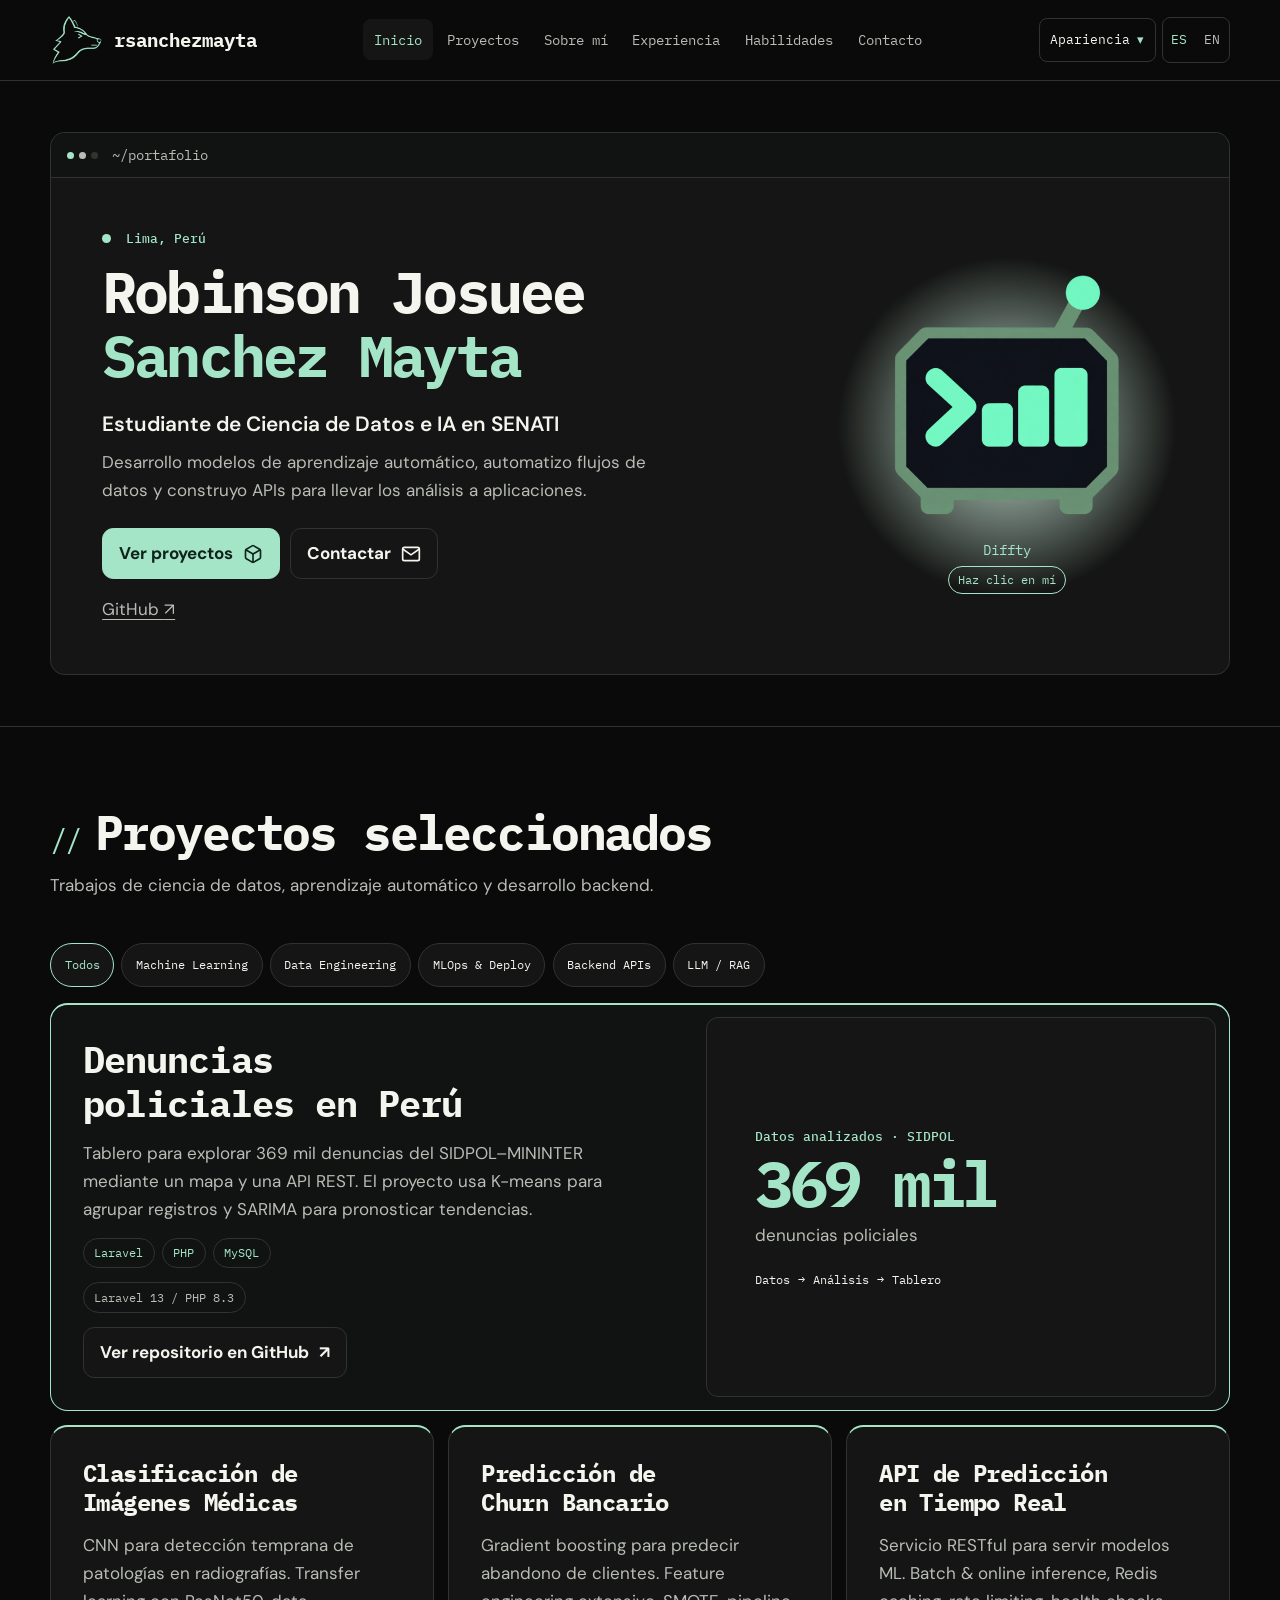
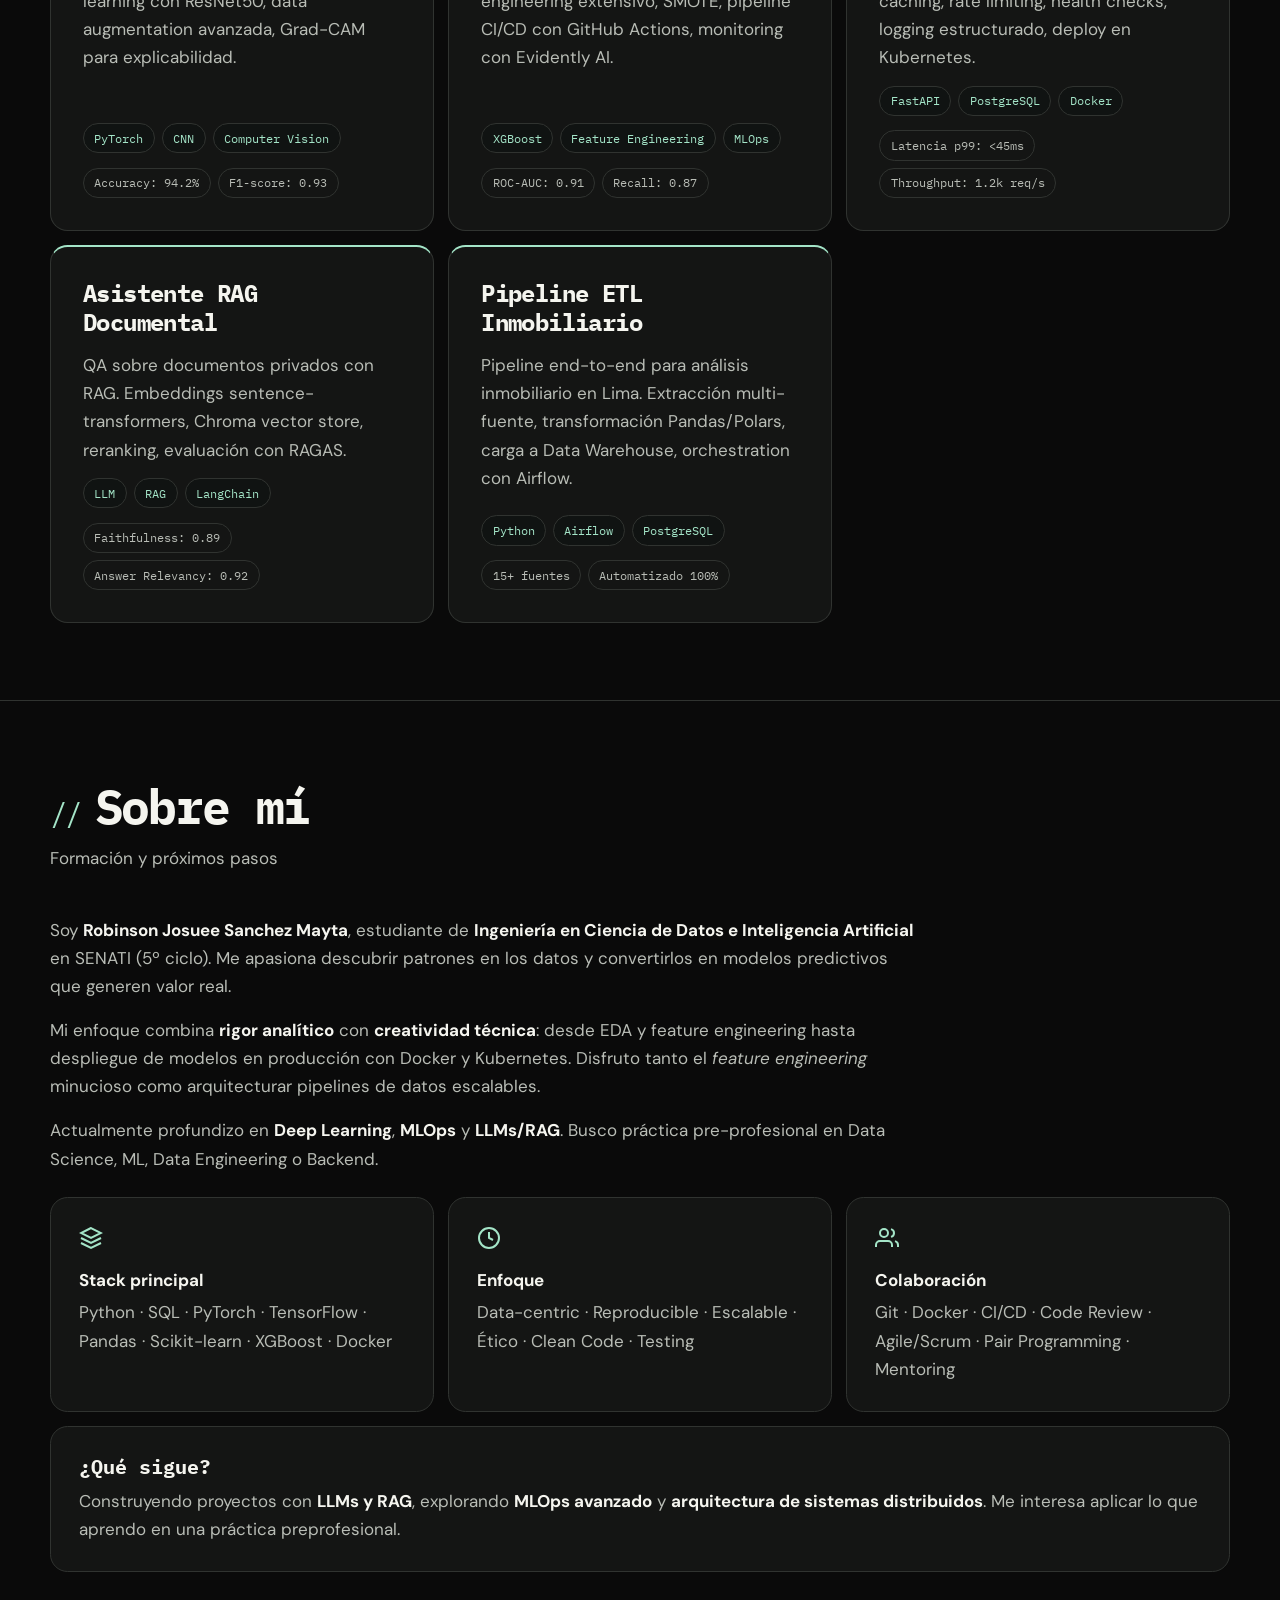
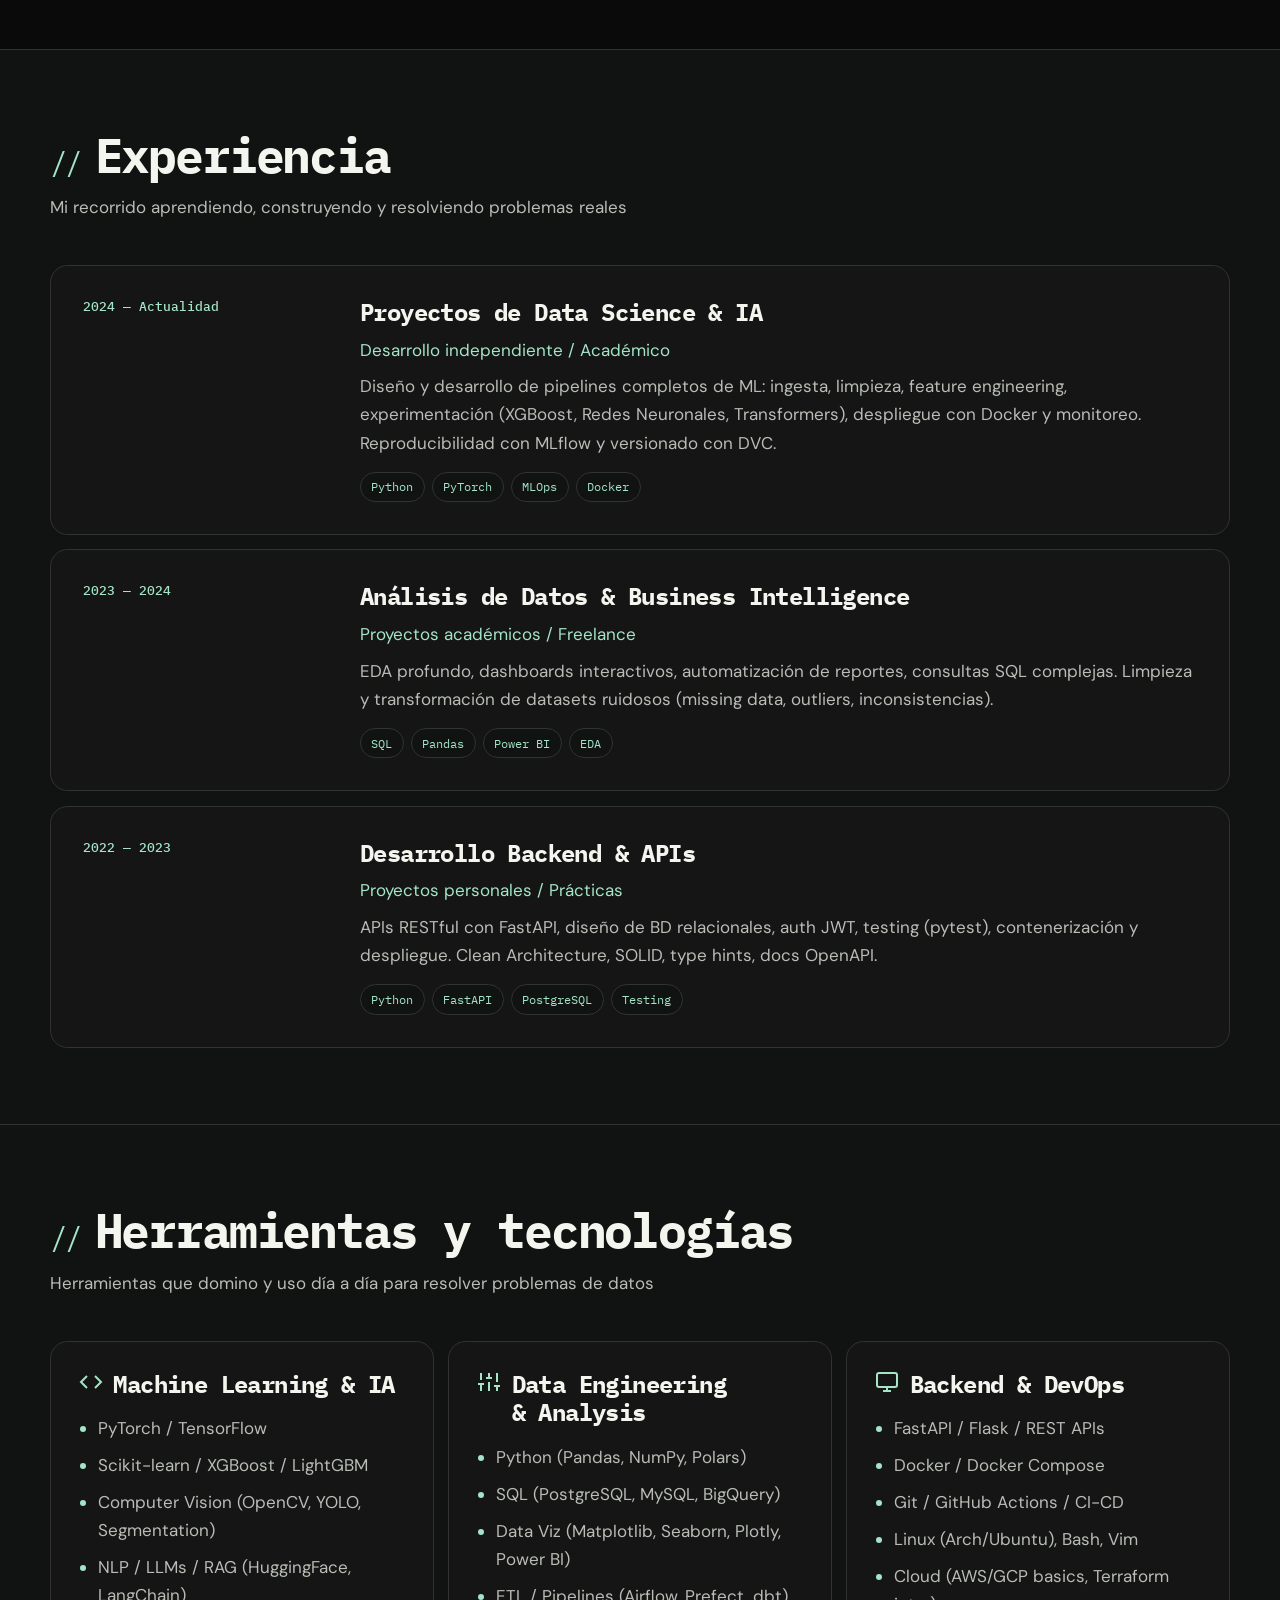
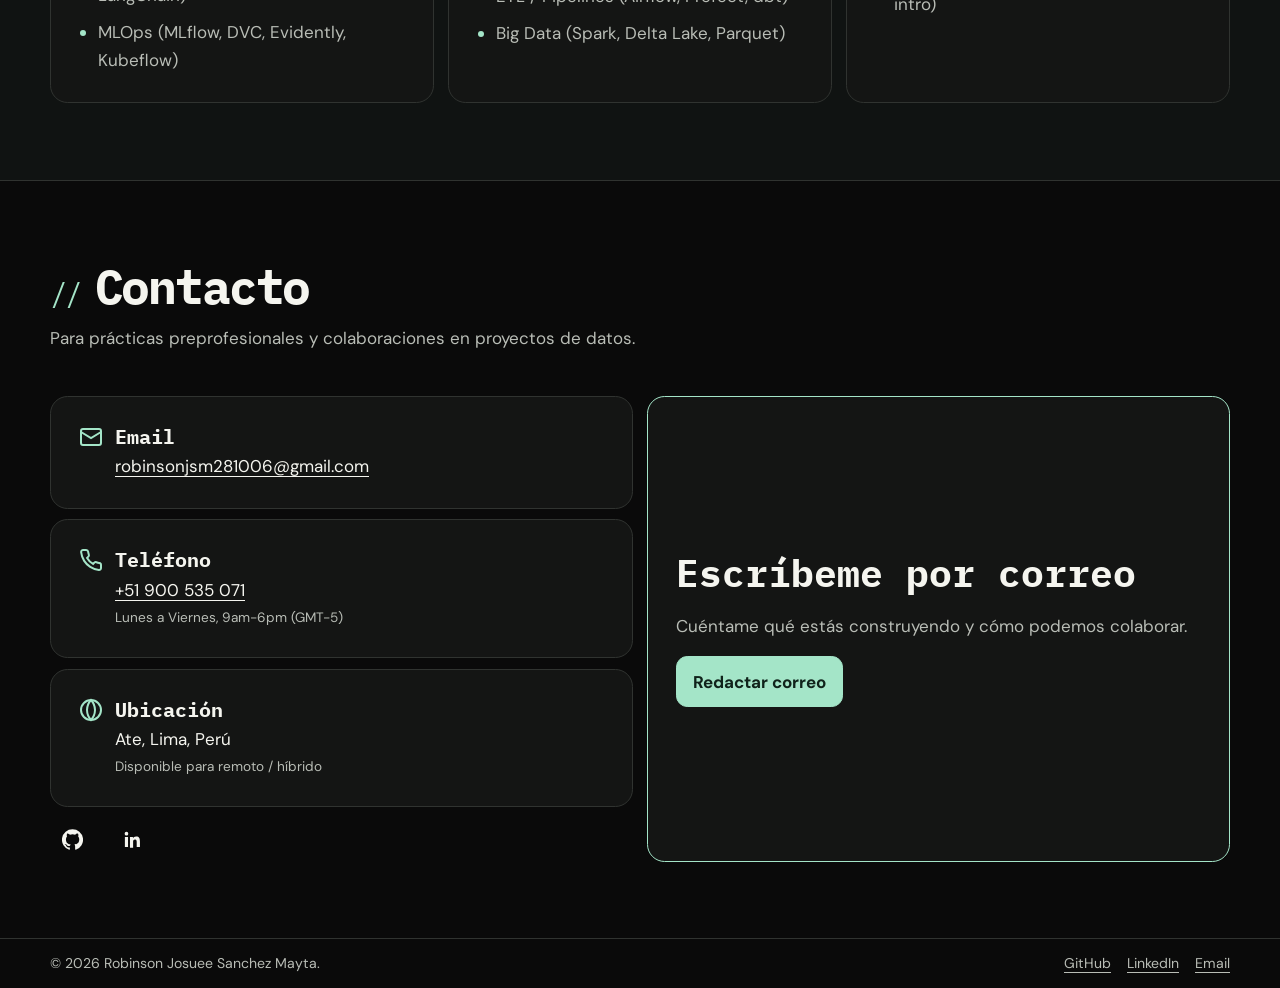
<file: index.html>
<!DOCTYPE html>
<html lang="es">
<head>
  <meta charset="UTF-8" />
  <meta name="viewport" content="width=device-width, initial-scale=1.0" />
  <meta name="description" content="Robinson Josuee Sanchez Mayta - Ingeniería en Ciencia de Datos e Inteligencia Artificial | Portfolio & CV" />
  <meta name="theme-color" content="#0a0a0a" />
  <title>Robinson Josuee Sanchez Mayta | Data Science & AI Portfolio</title>
  <link rel="icon" type="image/png" sizes="32x32" href="images/wolf-32.png" />
  <link rel="apple-touch-icon" href="images/wolf-180.png" />
  <link rel="manifest" href="manifest.json" />
  <link rel="preconnect" href="https://fonts.googleapis.com">
  <link rel="preconnect" href="https://fonts.gstatic.com" crossorigin>
  <link href="https://fonts.googleapis.com/css2?family=DM+Sans:wght@400;500;600;700&amp;family=IBM+Plex+Mono:wght@400;500;600;700&amp;display=swap" rel="stylesheet">
  <script>
    try {
      const preferences = JSON.parse(localStorage.getItem('portfolio-appearance'));
      if (['light', 'dark'].includes(preferences?.theme)) document.documentElement.dataset.theme = preferences.theme;
      if (['mint', 'blue', 'lavender'].includes(preferences?.accent)) document.documentElement.dataset.accent = preferences.accent;
    } catch {
      // The default appearance is available when storage is disabled.
    }
  </script>
  <link rel="stylesheet" href="styles.css" />
</head>
<body>
  <a href="#main-content" class="skip-link">Saltar al contenido principal</a>

  <header class="navbar" id="navbar" role="banner">
    <div class="container nav-content">
      <a href="#inicio" class="logo" aria-label="Ir al inicio - Robinson Josuee Sanchez Mayta">
        <span class="logo-mark" aria-hidden="true"></span>
        <span class="logo-text">rsanchezmayta</span>
      </a>
      <button hidden class="menu-btn" id="menuBtn" aria-label="Abrir menú de navegación" aria-expanded="false" aria-controls="navLinks">
        <span class="menu-line" aria-hidden="true"></span>
        <span class="menu-line" aria-hidden="true"></span>
        <span class="menu-line" aria-hidden="true"></span>
      </button>
      <nav id="navLinks" class="nav-links" role="navigation" aria-label="Navegación principal">
        <ul class="nav-list">
          <li><a href="#inicio" class="nav-link" data-section="inicio" aria-current="location">Inicio</a></li>
          <li><a href="#proyectos" class="nav-link" data-section="proyectos">Proyectos</a></li>
          <li><a href="#sobre-mi" class="nav-link" data-section="sobre-mi">Sobre mí</a></li>
          <li><a href="#experiencia" class="nav-link" data-section="experiencia">Experiencia</a></li>
          <li><a href="#habilidades" class="nav-link" data-section="habilidades">Habilidades</a></li>
          <li><a href="#contacto" class="nav-link" data-section="contacto">Contacto</a></li>
        </ul>
      </nav>
      <div class="nav-preferences">
        <details class="appearance" hidden>
          <summary>Apariencia</summary>
          <div class="appearance-panel">
            <label for="theme">Fondo</label>
            <select id="theme">
              <option value="dark">Oscuro</option>
              <option value="light">Claro</option>
            </select>
            <label for="accent">Acento</label>
            <select id="accent">
              <option value="mint">Menta</option>
              <option value="blue">Azul</option>
              <option value="lavender">Lavanda</option>
            </select>
          </div>
        </details>
        <nav class="language-switch" aria-label="Idioma">
          <a href="index.html" lang="es" hreflang="es" aria-current="page">ES</a>
          <a href="en.html" lang="en" hreflang="en">EN</a>
        </nav>
      </div>
    </div>
  </header>

  <main id="main-content">
    <section id="inicio" class="hero" aria-labelledby="hero-title">
      <div class="container hero-window">
        <div class="terminal-bar" aria-hidden="true"><span class="terminal-lights"></span><span>~/portafolio</span></div>
        <div class="hero-content">
          <div class="hero-text">
            <p class="hero-badge">
              <span class="badge-dot" aria-hidden="true"></span>
              Lima, Perú
            </p>
            <h1 id="hero-title" class="hero-name">
              Robinson Josuee
              <span class="hero-surname">Sanchez Mayta</span>
            </h1>
            <p class="hero-role">Estudiante de Ciencia de Datos e IA en SENATI</p>
            <p class="hero-desc">
              Desarrollo modelos de aprendizaje automático, automatizo flujos de datos y construyo APIs para llevar los análisis a aplicaciones.
            </p>
            <div class="hero-actions">
              <a href="#proyectos" class="btn btn-primary">
                <span>Ver proyectos</span>
                <svg viewBox="0 0 24 24" width="20" height="20" fill="none" stroke="currentColor" stroke-width="2" aria-hidden="true"><path d="M21 16V8a2 2 0 0 0-1-1.73l-7-4a2 2 0 0 0-2 0l-7 4A2 2 0 0 0 3 8v8a2 2 0 0 0 1 1.73l7 4a2 2 0 0 0 2 0l7-4A2 2 0 0 0 21 16z"/><polyline points="3.27 6.96 12 12.01 20.73 6.96"/><line x1="12" y1="22.08" x2="12" y2="12"/></svg>
              </a>
              <a href="#contacto" class="btn btn-secondary">
                <span>Contactar</span>
                <svg viewBox="0 0 24 24" width="20" height="20" fill="none" stroke="currentColor" stroke-width="2" aria-hidden="true"><path d="M4 4h16c1.1 0 2 .9 2 2v12c0 1.1-.9 2-2 2H4c-1.1 0-2-.9-2-2V6c0-1.1.9-2 2-2z"/><polyline points="22,6 12,13 2,6"/></svg>
              </a>
            </div>
            <a class="hero-github" href="https://github.com/rsanchezmayta">GitHub <span aria-hidden="true">↗</span></a>
          </div>
          <div class="hero-visual">
            <button type="button" class="mascot-button" aria-label="Mostrar una frase de Diffty" hidden>
              <img class="hero-brand" src="images/robot-512.png" alt="" width="512" height="512" />
              <span aria-hidden="true">Diffty</span>
              <span class="mascot-hint" aria-hidden="true"><span class="mascot-hint-click">Haz clic en mí</span><span class="mascot-hint-tap">Tócame</span></span>
            </button>
            <noscript><img class="hero-brand" src="images/robot-512.png" alt="Diffty" width="512" height="512" /></noscript>
            <div class="mascot-message">
              <p class="mascot-line" aria-hidden="true"></p>
              <p class="visually-hidden mascot-status" role="status"></p>
              <form class="mascot-command" hidden>
                <label class="visually-hidden" for="diffty-command">Comando para Diffty</label>
                <input id="diffty-command" type="text" placeholder="soy gil" autocomplete="off" autocapitalize="none" spellcheck="false" enterkeyhint="send" required />
                <button type="submit">Enviar</button>
              </form>
            </div>
          </div>
        </div>
      </div>
    </section>

    <section id="proyectos" class="section" aria-labelledby="proj-title">
      <div class="container">
        <header class="section-header">
          <h2 id="proj-title" class="section-title">Proyectos seleccionados</h2>
          <p class="section-subtitle">Trabajos de ciencia de datos, aprendizaje automático y desarrollo backend.</p>
        </header>

        <p id="projectStatus" class="visually-hidden" role="status"></p>
        <div hidden class="project-filters" role="group" aria-label="Filtrar proyectos por categoría">
          <button class="filter-btn" data-filter="all" aria-pressed="true">Todos</button>
          <button class="filter-btn" data-filter="ml" aria-pressed="false">Machine Learning</button>
          <button class="filter-btn" data-filter="data-eng" aria-pressed="false">Data Engineering</button>
          <button class="filter-btn" data-filter="mlops" aria-pressed="false">MLOps & Deploy</button>
          <button class="filter-btn" data-filter="backend" aria-pressed="false">Backend APIs</button>
          <button class="filter-btn" data-filter="llm" aria-pressed="false">LLM / RAG</button>
        </div>

        <div class="projects-grid" id="projectsGrid" role="list">
          <article class="project-card project-featured" data-category="backend ml" role="listitem">
            <div class="project-content">
              <h3 class="project-title">Denuncias policiales en Perú</h3>
              <p class="project-desc">Tablero para explorar 369 mil denuncias del SIDPOL–MININTER mediante un mapa y una API REST. El proyecto usa K-means para agrupar registros y SARIMA para pronosticar tendencias.</p>
              <div class="project-tags">
                <span class="tag">Laravel</span>
                <span class="tag">PHP</span>
                <span class="tag">MySQL</span>
              </div>
              <div class="project-meta">
                <span class="project-metric">Laravel 13 / PHP 8.3</span>
              </div>
              <a class="btn btn-secondary project-repo" href="https://github.com/rsanchezmayta/denuncias-policiales-peru">Ver repositorio en GitHub <span aria-hidden="true">↗</span></a>
            </div>
            <div class="project-snapshot">
              <span class="snapshot-label">Datos analizados · SIDPOL</span>
              <strong>369 mil</strong>
              <span>denuncias policiales</span>
              <div class="snapshot-flow" aria-label="Flujo del proyecto">
                <span>Datos</span><span aria-hidden="true">→</span><span>Análisis</span><span aria-hidden="true">→</span><span>Tablero</span>
              </div>
            </div>
          </article>
          <article class="project-card" data-category="ml" role="listitem">
            <div class="project-content">
              <h3 class="project-title">Clasificación de Imágenes Médicas</h3>
              <p class="project-desc">CNN para detección temprana de patologías en radiografías. Transfer learning con ResNet50, data augmentation avanzada, Grad-CAM para explicabilidad.</p>
              <div class="project-tags">
                <span class="tag">PyTorch</span>
                <span class="tag">CNN</span>
                <span class="tag">Computer Vision</span>
              </div>
              <div class="project-meta">
                <span class="project-metric">Accuracy: 94.2%</span>
                <span class="project-metric">F1-score: 0.93</span>
              </div>
            </div>
          </article>
          <article class="project-card" data-category="ml" role="listitem">
            <div class="project-content">
              <h3 class="project-title">Predicción de Churn Bancario</h3>
              <p class="project-desc">Gradient boosting para predecir abandono de clientes. Feature engineering extensivo, SMOTE, pipeline CI/CD con GitHub Actions, monitoring con Evidently AI.</p>
              <div class="project-tags">
                <span class="tag">XGBoost</span>
                <span class="tag">Feature Engineering</span>
                <span class="tag">MLOps</span>
              </div>
              <div class="project-meta">
                <span class="project-metric">ROC-AUC: 0.91</span>
                <span class="project-metric">Recall: 0.87</span>
              </div>
            </div>
          </article>
          <article class="project-card" data-category="mlops backend" role="listitem">
            <div class="project-content">
              <h3 class="project-title">API de Predicción en Tiempo Real</h3>
              <p class="project-desc">Servicio RESTful para servir modelos ML. Batch & online inference, Redis caching, rate limiting, health checks, logging estructurado, deploy en Kubernetes.</p>
              <div class="project-tags">
                <span class="tag">FastAPI</span>
                <span class="tag">PostgreSQL</span>
                <span class="tag">Docker</span>
              </div>
              <div class="project-meta">
                <span class="project-metric">Latencia p99: &lt;45ms</span>
                <span class="project-metric">Throughput: 1.2k req/s</span>
              </div>
            </div>
          </article>
          <article class="project-card" data-category="llm" role="listitem">
            <div class="project-content">
              <h3 class="project-title">Asistente RAG Documental</h3>
              <p class="project-desc">QA sobre documentos privados con RAG. Embeddings sentence-transformers, Chroma vector store, reranking, evaluación con RAGAS.</p>
              <div class="project-tags">
                <span class="tag">LLM</span>
                <span class="tag">RAG</span>
                <span class="tag">LangChain</span>
              </div>
              <div class="project-meta">
                <span class="project-metric">Faithfulness: 0.89</span>
                <span class="project-metric">Answer Relevancy: 0.92</span>
              </div>
            </div>
          </article>
          <article class="project-card" data-category="data-eng" role="listitem">
            <div class="project-content">
              <h3 class="project-title">Pipeline ETL Inmobiliario</h3>
              <p class="project-desc">Pipeline end-to-end para análisis inmobiliario en Lima. Extracción multi-fuente, transformación Pandas/Polars, carga a Data Warehouse, orchestration con Airflow.</p>
              <div class="project-tags">
                <span class="tag">Python</span>
                <span class="tag">Airflow</span>
                <span class="tag">PostgreSQL</span>
              </div>
              <div class="project-meta">
                <span class="project-metric">15+ fuentes</span>
                <span class="project-metric">Automatizado 100%</span>
              </div>
            </div>
          </article>
        </div>
      </div>
    </section>

    <section id="sobre-mi" class="section" aria-labelledby="about-title">
      <div class="container">
        <header class="section-header">
          <h2 id="about-title" class="section-title">Sobre mí</h2>
          <p class="section-subtitle">Formación y próximos pasos</p>
        </header>
        <div class="about-grid">
          <div class="about-text">
            <p>
              Soy <strong>Robinson Josuee Sanchez Mayta</strong>, estudiante de <strong>Ingeniería en Ciencia de Datos e Inteligencia Artificial</strong> en SENATI (5º ciclo).
              Me apasiona descubrir patrones en los datos y convertirlos en modelos predictivos que generen valor real.
            </p>
            <p>
              Mi enfoque combina <strong>rigor analítico</strong> con <strong>creatividad técnica</strong>: desde EDA y feature engineering
              hasta despliegue de modelos en producción con Docker y Kubernetes. Disfruto tanto el <em>feature engineering</em> minucioso
              como arquitecturar pipelines de datos escalables.
            </p>
            <p>
              Actualmente profundizo en <strong>Deep Learning</strong>, <strong>MLOps</strong> y <strong>LLMs/RAG</strong>.
              Busco práctica pre-profesional en Data Science, ML, Data Engineering o Backend.
            </p>

            <div class="about-pillars">
              <article class="pillar">
                <div class="pillar-icon" aria-hidden="true">
                  <svg viewBox="0 0 24 24" fill="none" stroke="currentColor" stroke-width="2"><path d="M12 2L2 7l10 5 10-5-10-5zM2 17l10 5 10-5M2 12l10 5 10-5"/></svg>
                </div>
                <div class="pillar-content">
                  <strong>Stack principal</strong>
                  <span>Python · SQL · PyTorch · TensorFlow · Pandas · Scikit-learn · XGBoost · Docker</span>
                </div>
              </article>
              <article class="pillar">
                <div class="pillar-icon" aria-hidden="true">
                  <svg viewBox="0 0 24 24" fill="none" stroke="currentColor" stroke-width="2"><circle cx="12" cy="12" r="10"/><path d="M12 6v6l4 2"/></svg>
                </div>
                <div class="pillar-content">
                  <strong>Enfoque</strong>
                  <span>Data-centric · Reproducible · Escalable · Ético · Clean Code · Testing</span>
                </div>
              </article>
              <article class="pillar">
                <div class="pillar-icon" aria-hidden="true">
                  <svg viewBox="0 0 24 24" fill="none" stroke="currentColor" stroke-width="2"><path d="M17 21v-2a4 4 0 0 0-4-4H5a4 4 0 0 0-4 4v2"/><circle cx="9" cy="7" r="4"/><path d="M23 21v-2a4 4 0 0 0-3-3.87M16 3.13a4 4 0 0 1 0 7.75"/></svg>
                </div>
                <div class="pillar-content">
                  <strong>Colaboración</strong>
                  <span>Git · Docker · CI/CD · Code Review · Agile/Scrum · Pair Programming · Mentoring</span>
                </div>
              </article>
            </div>

            <div class="about-bottom">
              <h3 class="bottom-title">¿Qué sigue?</h3>
              <p class="bottom-text">
                Construyendo proyectos con <strong>LLMs y RAG</strong>, explorando <strong>MLOps avanzado</strong>
                y <strong>arquitectura de sistemas distribuidos</strong>.
                Me interesa aplicar lo que aprendo en una práctica preprofesional.
              </p>
            </div>
          </div>
        </div>
      </div>
    </section>

    <section id="experiencia" class="section section-alt" aria-labelledby="exp-title">
      <div class="container">
        <header class="section-header">
          <h2 id="exp-title" class="section-title">Experiencia</h2>
          <p class="section-subtitle">Mi recorrido aprendiendo, construyendo y resolviendo problemas reales</p>
        </header>
        <div class="timeline">
          <article class="timeline-item">
            <div class="timeline-card">
              <time class="timeline-date" datetime="2024">2024 — Actualidad</time>
              <div class="timeline-body">
                <h3 class="card-title">Proyectos de Data Science & IA</h3>
                <p class="card-company">Desarrollo independiente / Académico</p>
                <p class="card-desc">
                  Diseño y desarrollo de pipelines completos de ML: ingesta, limpieza, feature engineering,
                  experimentación (XGBoost, Redes Neuronales, Transformers), despliegue con Docker y monitoreo.
                  Reproducibilidad con MLflow y versionado con DVC.
                </p>
                <div class="card-tags">
                  <span class="tag">Python</span>
                  <span class="tag">PyTorch</span>
                  <span class="tag">MLOps</span>
                  <span class="tag">Docker</span>
                </div>
              </div>
            </div>
          </article>
          <article class="timeline-item">
            <div class="timeline-card">
              <time class="timeline-date" datetime="2023">2023 — 2024</time>
              <div class="timeline-body">
                <h3 class="card-title">Análisis de Datos & Business Intelligence</h3>
                <p class="card-company">Proyectos académicos / Freelance</p>
                <p class="card-desc">
                  EDA profundo, dashboards interactivos, automatización de reportes, consultas SQL complejas.
                  Limpieza y transformación de datasets ruidosos (missing data, outliers, inconsistencias).
                </p>
                <div class="card-tags">
                  <span class="tag">SQL</span>
                  <span class="tag">Pandas</span>
                  <span class="tag">Power BI</span>
                  <span class="tag">EDA</span>
                </div>
              </div>
            </div>
          </article>
          <article class="timeline-item">
            <div class="timeline-card">
              <time class="timeline-date" datetime="2022">2022 — 2023</time>
              <div class="timeline-body">
                <h3 class="card-title">Desarrollo Backend & APIs</h3>
                <p class="card-company">Proyectos personales / Prácticas</p>
                <p class="card-desc">
                  APIs RESTful con FastAPI, diseño de BD relacionales, auth JWT, testing (pytest),
                  contenerización y despliegue. Clean Architecture, SOLID, type hints, docs OpenAPI.
                </p>
                <div class="card-tags">
                  <span class="tag">Python</span>
                  <span class="tag">FastAPI</span>
                  <span class="tag">PostgreSQL</span>
                  <span class="tag">Testing</span>
                </div>
              </div>
            </div>
          </article>
        </div>
      </div>
    </section>

    <section id="habilidades" class="section section-alt" aria-labelledby="skills-title">
      <div class="container">
        <header class="section-header">
          <h2 id="skills-title" class="section-title">Herramientas y tecnologías</h2>
          <p class="section-subtitle">Herramientas que domino y uso día a día para resolver problemas de datos</p>
        </header>
        <div class="skills-categories">
          <article class="skill-category">
            <header class="category-header">
              <span class="category-icon" aria-hidden="true">
                <svg viewBox="0 0 24 24" fill="none" stroke="currentColor" stroke-width="2"><polyline points="16 18 22 12 16 6"/><polyline points="8 6 2 12 8 18"/></svg>
              </span>
              <h3>Machine Learning & IA</h3>
            </header>
            <ul class="skill-list">
              <li>PyTorch / TensorFlow</li>
              <li>Scikit-learn / XGBoost / LightGBM</li>
              <li>Computer Vision (OpenCV, YOLO, Segmentation)</li>
              <li>NLP / LLMs / RAG (HuggingFace, LangChain)</li>
              <li>MLOps (MLflow, DVC, Evidently, Kubeflow)</li>
            </ul>
          </article>
          <article class="skill-category">
            <header class="category-header">
              <span class="category-icon" aria-hidden="true">
                <svg viewBox="0 0 24 24" fill="none" stroke="currentColor" stroke-width="2"><line x1="4" y1="21" x2="4" y2="14"/><line x1="4" y1="10" x2="4" y2="3"/><line x1="12" y1="21" x2="12" y2="12"/><line x1="12" y1="8" x2="12" y2="3"/><line x1="20" y1="21" x2="20" y2="16"/><line x1="20" y1="12" x2="20" y2="3"/><line x1="1" y1="14" x2="7" y2="14"/><line x1="9" y1="8" x2="15" y2="8"/><line x1="17" y1="16" x2="23" y2="16"/></svg>
              </span>
              <h3>Data Engineering & Analysis</h3>
            </header>
            <ul class="skill-list">
              <li>Python (Pandas, NumPy, Polars)</li>
              <li>SQL (PostgreSQL, MySQL, BigQuery)</li>
              <li>Data Viz (Matplotlib, Seaborn, Plotly, Power BI)</li>
              <li>ETL / Pipelines (Airflow, Prefect, dbt)</li>
              <li>Big Data (Spark, Delta Lake, Parquet)</li>
            </ul>
          </article>
          <article class="skill-category">
            <header class="category-header">
              <span class="category-icon" aria-hidden="true">
                <svg viewBox="0 0 24 24" fill="none" stroke="currentColor" stroke-width="2"><rect x="2" y="3" width="20" height="14" rx="2"/><path d="M8 21h8M12 17v4"/></svg>
              </span>
              <h3>Backend & DevOps</h3>
            </header>
            <ul class="skill-list">
              <li>FastAPI / Flask / REST APIs</li>
              <li>Docker / Docker Compose</li>
              <li>Git / GitHub Actions / CI-CD</li>
              <li>Linux (Arch/Ubuntu), Bash, Vim</li>
              <li>Cloud (AWS/GCP basics, Terraform intro)</li>
            </ul>
          </article>
        </div>
      </div>
    </section>

    <section id="contacto" class="section" aria-labelledby="contact-title">
      <div class="container">
        <header class="section-header">
          <h2 id="contact-title" class="section-title">Contacto</h2>
          <p class="section-subtitle">Para prácticas preprofesionales y colaboraciones en proyectos de datos.</p>
        </header>
        <div class="contact-grid">
          <div class="contact-info">
            <article class="contact-card">
              <div class="contact-icon-wrap" aria-hidden="true">
                <svg viewBox="0 0 24 24" fill="none" stroke="currentColor" stroke-width="2"><rect x="2" y="4" width="20" height="16" rx="2"/><path d="m22 7-10 6L2 7"/></svg>
              </div>
              <div class="contact-details">
                <h3>Email</h3>
                <a href="mailto:robinsonjsm281006@gmail.com">robinsonjsm281006@gmail.com</a>
              </div>
            </article>
            <article class="contact-card">
              <div class="contact-icon-wrap" aria-hidden="true">
                <svg viewBox="0 0 24 24" fill="none" stroke="currentColor" stroke-width="2"><path d="M22 16.92v3a2 2 0 0 1-2.18 2 19.79 19.79 0 0 1-8.63-3.07 19.5 19.5 0 0 1-6-6 19.79 19.79 0 0 1-3.07-8.67A2 2 0 0 1 4.11 2h3a2 2 0 0 1 2 1.72 12.84 12.84 0 0 0 .7 2.81 2 2 0 0 1-.45 2.11L8.09 9.91a16 16 0 0 0 6 6l1.27-1.27a2 2 0 0 1 2.11-.45 12.84 12.84 0 0 0 2.81.7A2 2 0 0 1 22 16.92z"/></svg>
              </div>
              <div class="contact-details">
                <h3>Teléfono</h3>
                <a href="tel:+51900535071">+51 900 535 071</a>
                <span class="contact-hint">Lunes a Viernes, 9am-6pm (GMT-5)</span>
              </div>
            </article>
            <article class="contact-card">
              <div class="contact-icon-wrap" aria-hidden="true">
                <svg viewBox="0 0 24 24" fill="none" stroke="currentColor" stroke-width="2"><circle cx="12" cy="12" r="10"/><path d="M12 2a15.3 15.3 0 0 1 4 10 15.3 15.3 0 0 1-4 10 15.3 15.3 0 0 1-4-10 15.3 15.3 0 0 1 4-10z"/></svg>
              </div>
              <div class="contact-details">
                <h3>Ubicación</h3>
                <span>Ate, Lima, Perú</span>
                <span class="contact-hint">Disponible para remoto / híbrido</span>
              </div>
            </article>
            <nav class="contact-socials" aria-label="Redes profesionales">
              <a href="https://github.com/rsanchezmayta" target="_blank" rel="noopener" class="social-btn" aria-label="GitHub">
                <svg viewBox="0 0 24 24" fill="currentColor"><path d="M12 .3a12 12 0 0 0-3.8 23.4c.6.1.8-.3.8-.6v-2c-3.3.7-4-1.6-4-1.6-.6-1.4-1.4-1.8-1.4-1.8-1.1-.7.1-.7.1-.7 1.2.1 1.9 1.2 1.9 1.2 1.1 1.9 2.9 1.3 3.6 1 .1-.8.4-1.3.8-1.6-2.7-.3-5.5-1.3-5.5-6 0-1.2.5-2.3 1.2-3.1-.1-.3-.5-1.5.1-3.2 0 0 1-.3 3.3 1.2a11.5 11.5 0 0 1 6 0c1-1.3 2-1.6 3.3-1.2.6 1.7.2 2.9.1 3.2.8.8 1.2 1.9 1.2 3.1 0 4.7-2.8 5.7-5.5 6 .4.4.8 1.1.8 2.2v3.3c0 .3.2.7.8.6A12 12 0 0 0 12 .3"/></svg>
              </a>
              <a href="https://www.linkedin.com/in/rsanchezmayta/" target="_blank" rel="noopener" class="social-btn" aria-label="LinkedIn">
                <svg viewBox="0 0 24 24" fill="currentColor"><path d="M20.4 20.5h-3.6v-5.6c0-1.3 0-3-1.9-3s-2.2 1.4-2.2 2.9v6.6H9.1V9h3.4v1.6h.1c.5-1 1.7-2 3.5-2 3.7 0 4.4 2.4 4.4 5.6v6.9zM5.1 7.4a2.1 2.1 0 1 1 0-4.2 2.1 2.1 0 0 1 0 4.2zM6.9 20.5H3.3V9h3.6v11.5z"/></svg>
              </a>
            </nav>
          </div>
          <div class="contact-form contact-cta">
            <h3>Escríbeme por correo</h3>
            <p>Cuéntame qué estás construyendo y cómo podemos colaborar.</p>
            <a class="btn btn-primary" href="mailto:robinsonjsm281006@gmail.com">Redactar correo</a>
          </div>
        </div>
      </div>
    </section>
  </main>

  <footer class="footer" role="contentinfo">
    <div class="container">
      <div class="footer-content">
        <p class="copyright">© <span id="year"></span> Robinson Josuee Sanchez Mayta.</p>
        <nav class="footer-nav" aria-label="Enlaces del pie de página">
          <a href="https://github.com/rsanchezmayta" target="_blank" rel="noopener">GitHub</a>
          <a href="https://www.linkedin.com/in/rsanchezmayta/" target="_blank" rel="noopener">LinkedIn</a>
          <a href="mailto:robinsonjsm281006@gmail.com">Email</a>
        </nav>
      </div>
    </div>
  </footer>

  <dialog class="diffty-error" aria-labelledby="diffty-error-title">
    <div class="diffty-error-content">
      <p>~/portafolio · Diffty</p>
      <h2 id="diffty-error-title">Error de Diffty</h2>
      <p>Se acabó el guion, pes. Recarga la página para volver al portafolio.</p>
      <button type="button" class="btn btn-primary diffty-reload">Recargar página</button>
    </div>
  </dialog>
  <script src="script.js"></script>
</body>
</html>
</file>
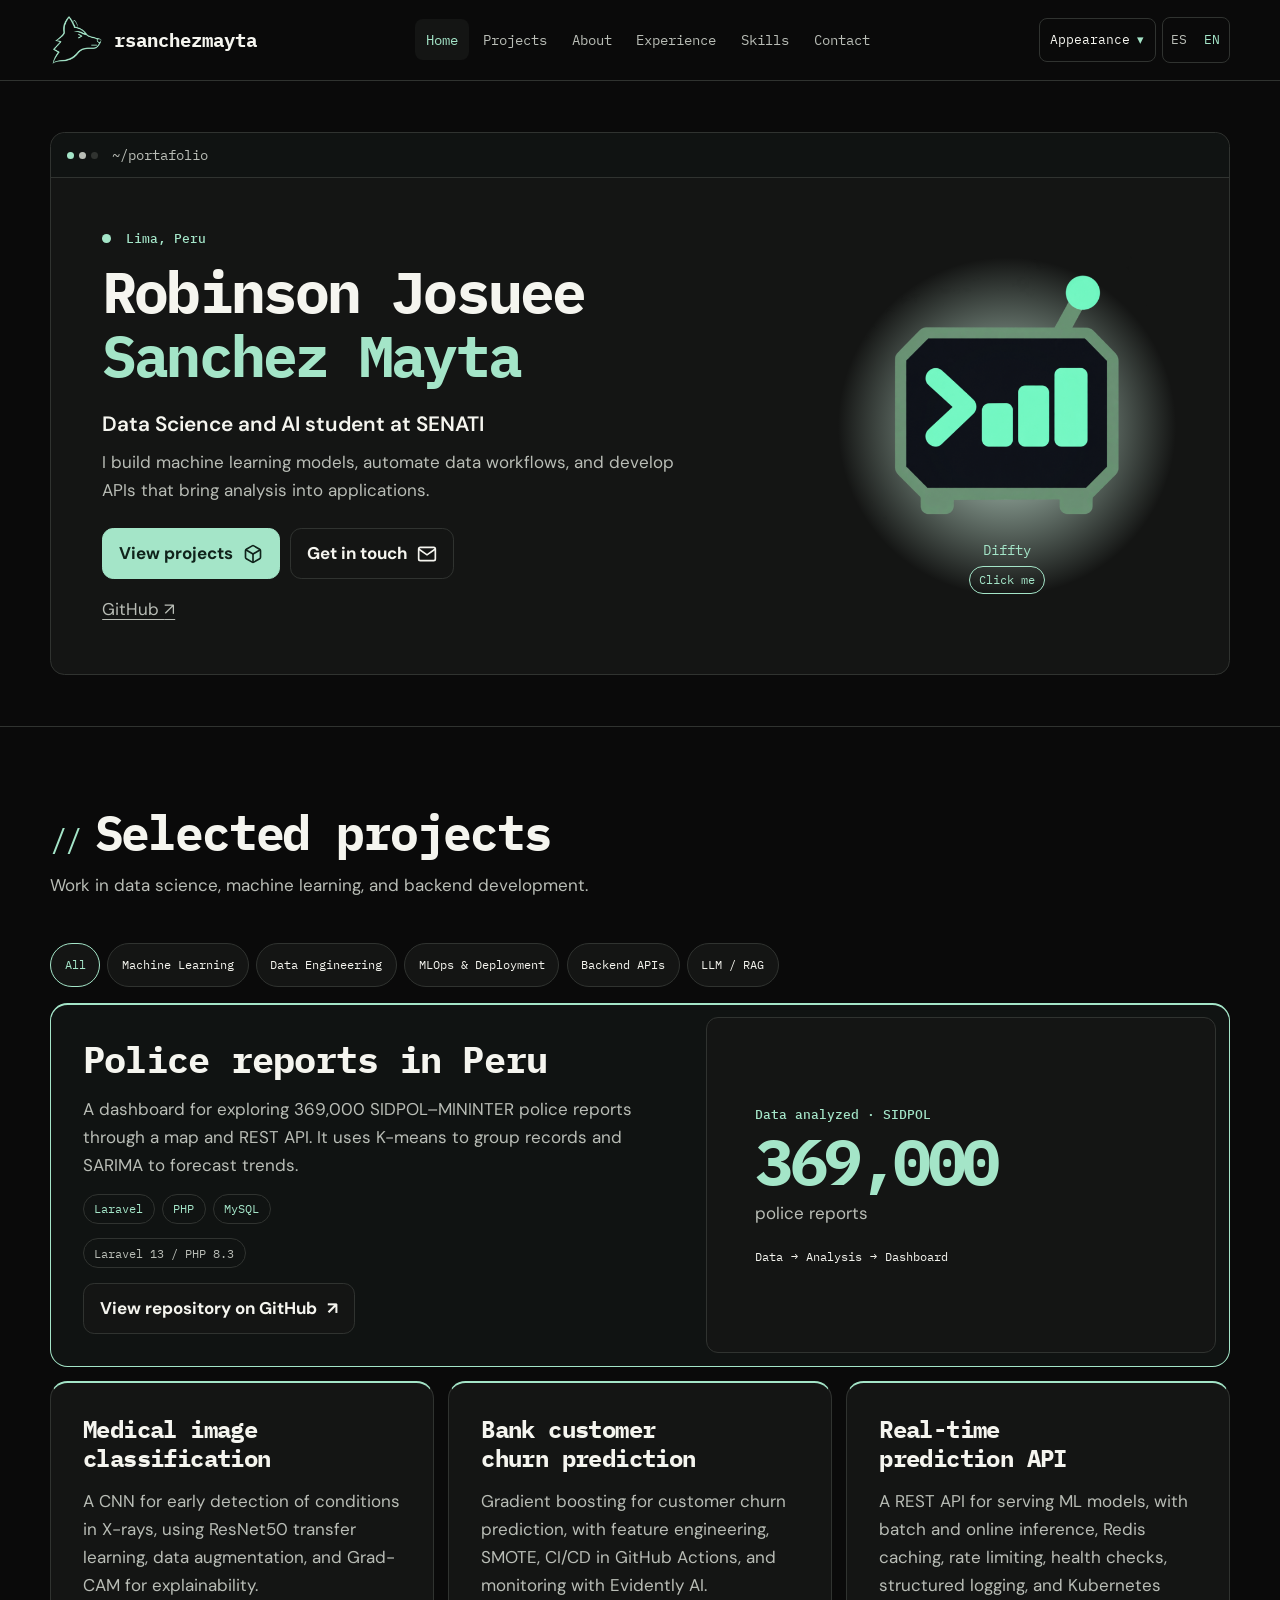
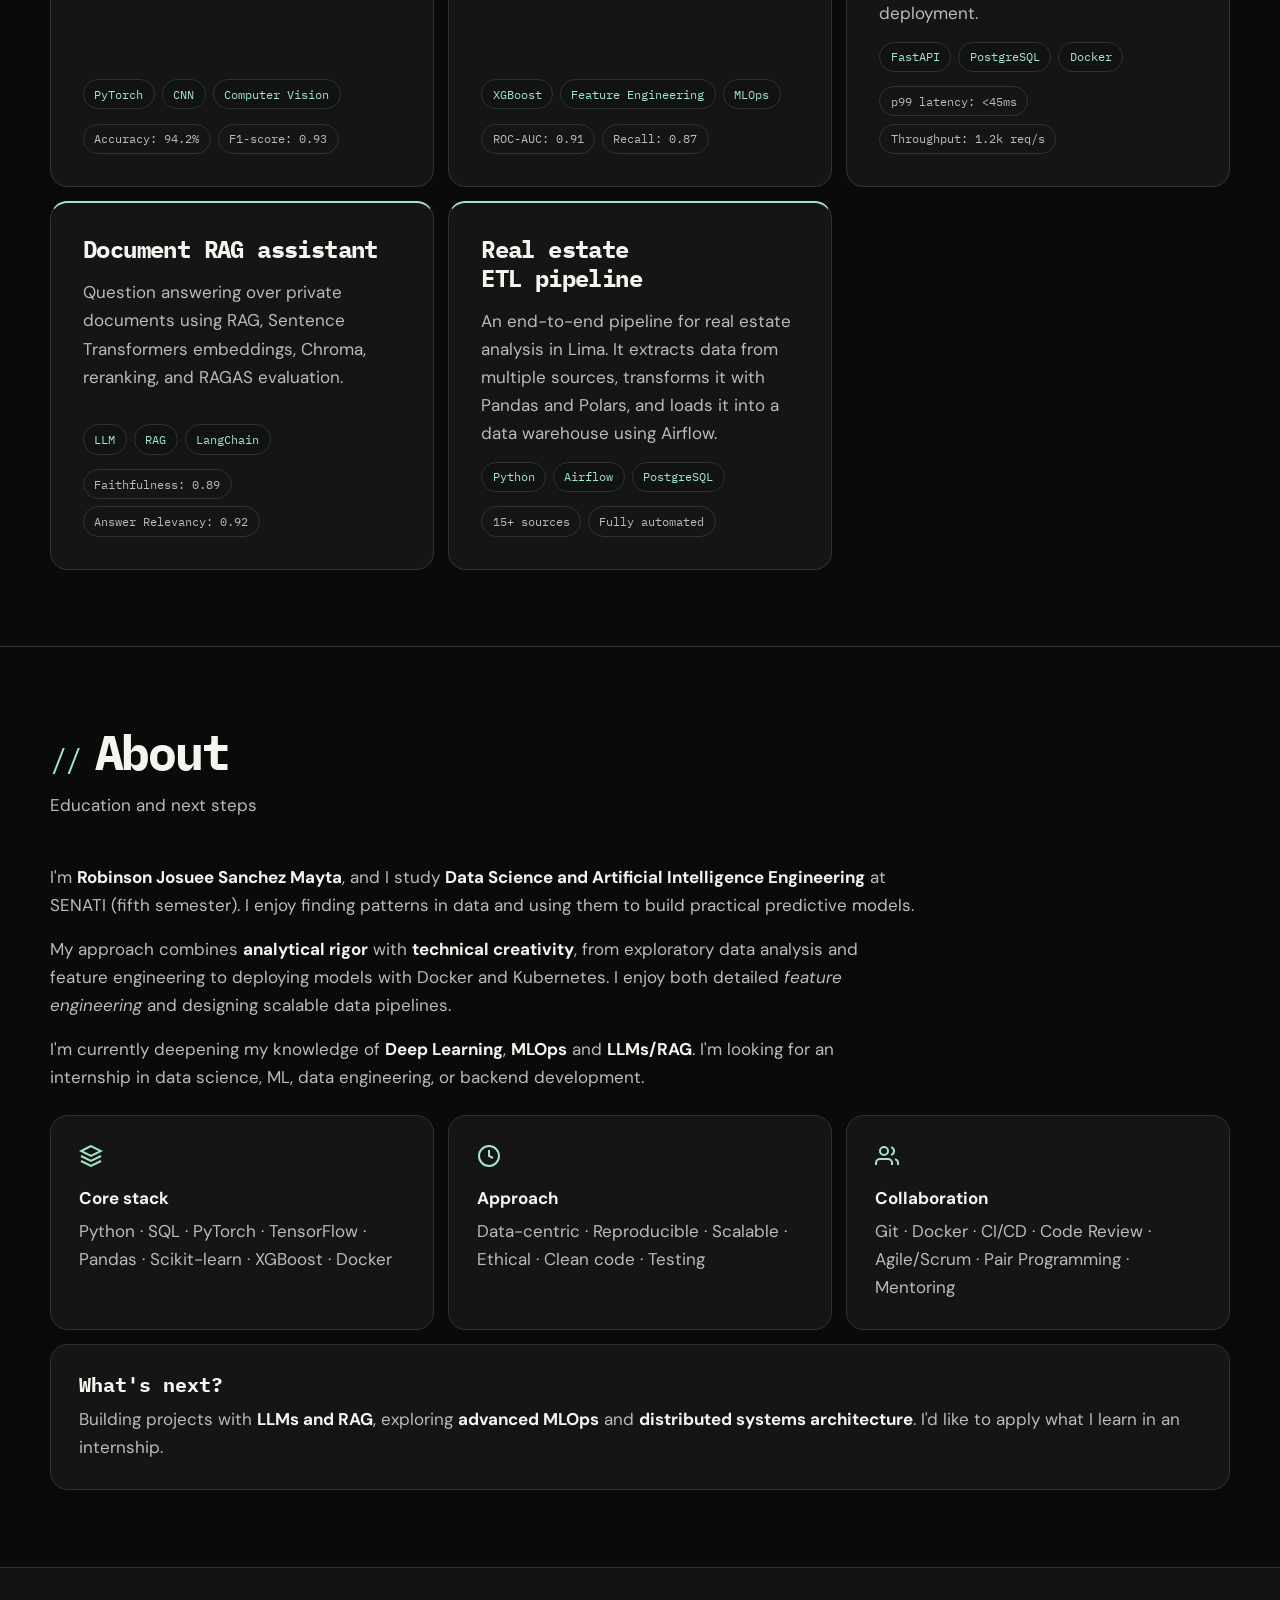
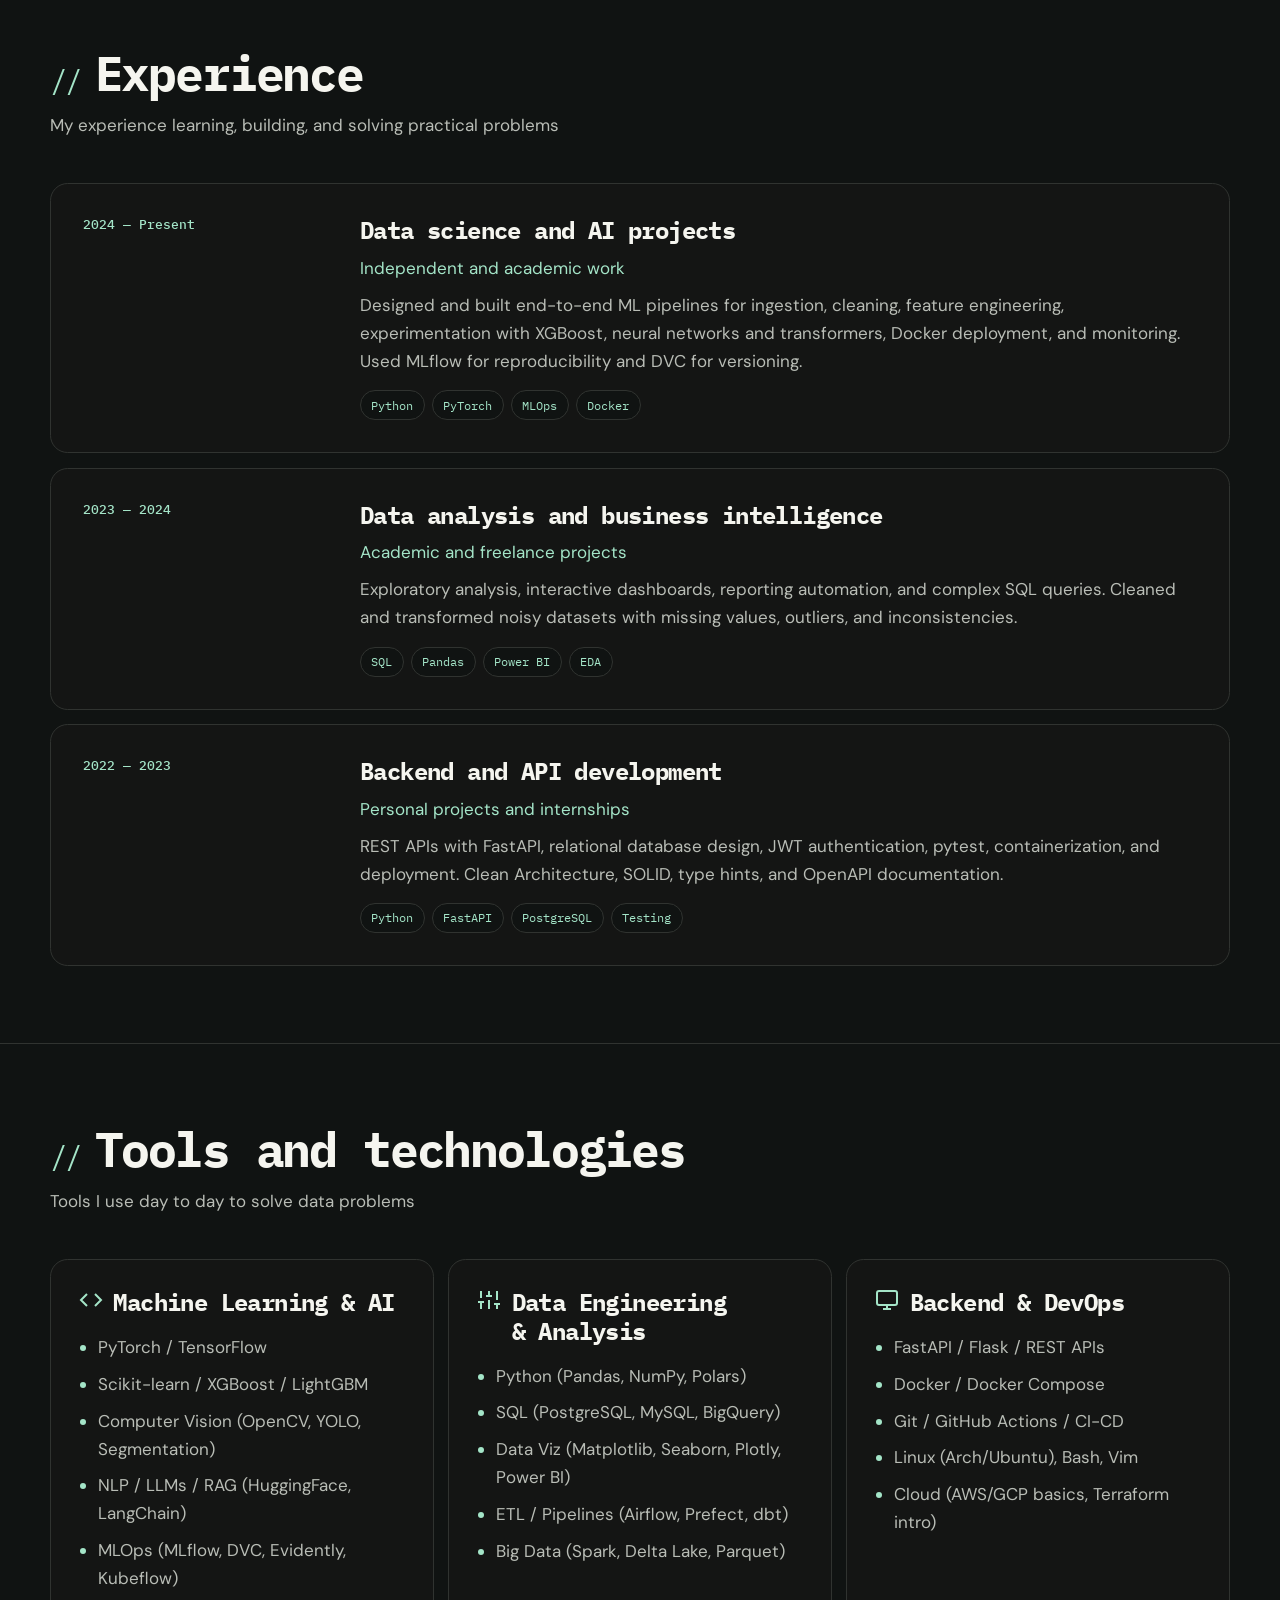
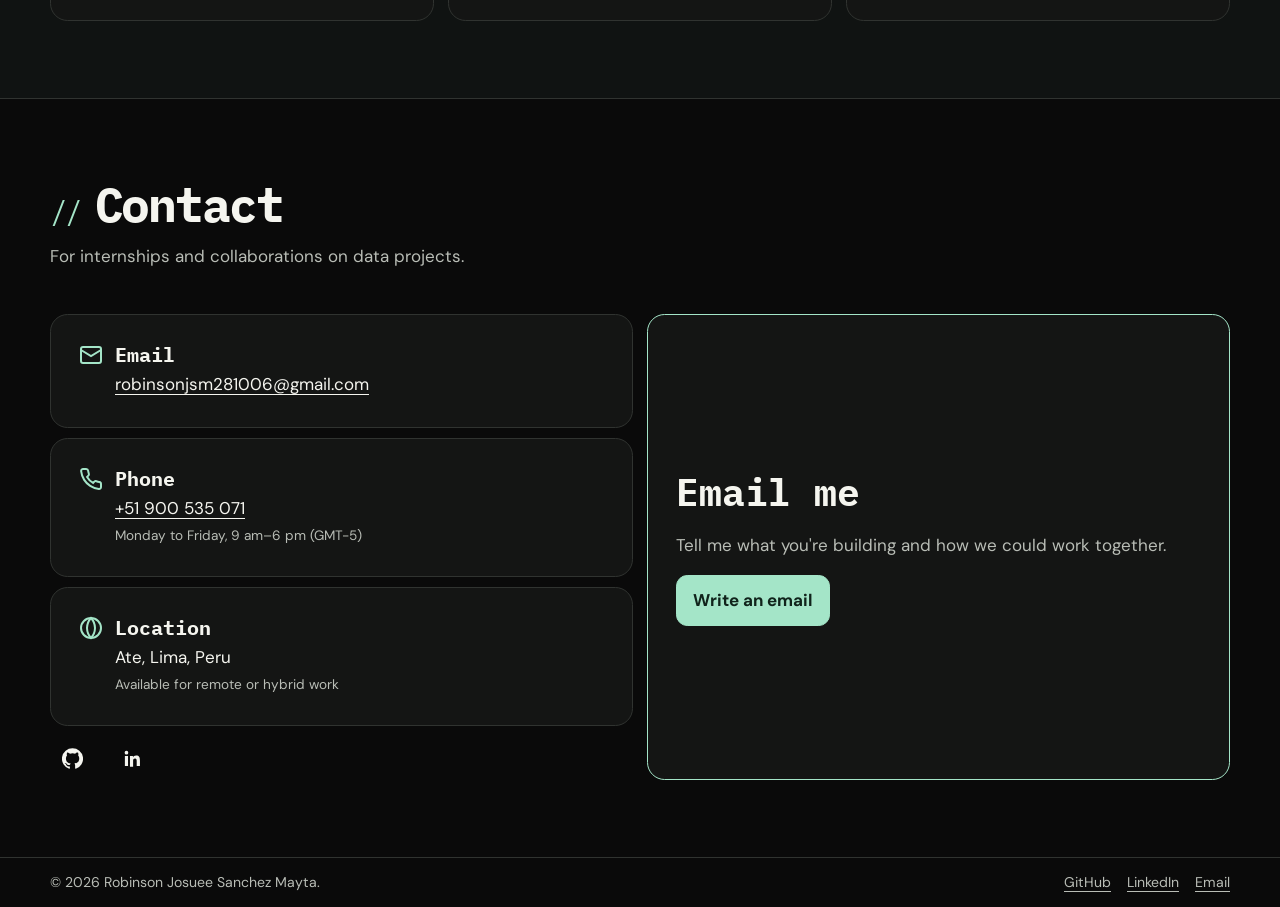
<file: en.html>
<!DOCTYPE html>
<html lang="en">
<head>
  <meta charset="UTF-8" />
  <meta name="viewport" content="width=device-width, initial-scale=1.0" />
  <meta name="description" content="Robinson Josuee Sanchez Mayta - Data Science and Artificial Intelligence Engineering | Portfolio & CV" />
  <meta name="theme-color" content="#0a0a0a" />
  <title>Robinson Josuee Sanchez Mayta | Data Science & AI Portfolio</title>
  <link rel="icon" type="image/png" sizes="32x32" href="images/wolf-32.png" />
  <link rel="apple-touch-icon" href="images/wolf-180.png" />
  <link rel="manifest" href="manifest.json" />
  <link rel="preconnect" href="https://fonts.googleapis.com">
  <link rel="preconnect" href="https://fonts.gstatic.com" crossorigin>
  <link href="https://fonts.googleapis.com/css2?family=DM+Sans:wght@400;500;600;700&amp;family=IBM+Plex+Mono:wght@400;500;600;700&amp;display=swap" rel="stylesheet">
  <script>
    try {
      const preferences = JSON.parse(localStorage.getItem('portfolio-appearance'));
      if (['light', 'dark'].includes(preferences?.theme)) document.documentElement.dataset.theme = preferences.theme;
      if (['mint', 'blue', 'lavender'].includes(preferences?.accent)) document.documentElement.dataset.accent = preferences.accent;
    } catch {
      // The default appearance is available when storage is disabled.
    }
  </script>
  <link rel="stylesheet" href="styles.css" />
</head>
<body>
  <a href="#main-content" class="skip-link">Skip to main content</a>

  <header class="navbar" id="navbar" role="banner">
    <div class="container nav-content">
      <a href="#inicio" class="logo" aria-label="Home - Robinson Josuee Sanchez Mayta">
        <span class="logo-mark" aria-hidden="true"></span>
        <span class="logo-text">rsanchezmayta</span>
      </a>
      <button hidden class="menu-btn" id="menuBtn" aria-label="Open navigation menu" aria-expanded="false" aria-controls="navLinks">
        <span class="menu-line" aria-hidden="true"></span>
        <span class="menu-line" aria-hidden="true"></span>
        <span class="menu-line" aria-hidden="true"></span>
      </button>
      <nav id="navLinks" class="nav-links" role="navigation" aria-label="Main navigation">
        <ul class="nav-list">
          <li><a href="#inicio" class="nav-link" data-section="inicio" aria-current="location">Home</a></li>
          <li><a href="#proyectos" class="nav-link" data-section="proyectos">Projects</a></li>
          <li><a href="#sobre-mi" class="nav-link" data-section="sobre-mi">About</a></li>
          <li><a href="#experiencia" class="nav-link" data-section="experiencia">Experience</a></li>
          <li><a href="#habilidades" class="nav-link" data-section="habilidades">Skills</a></li>
          <li><a href="#contacto" class="nav-link" data-section="contacto">Contact</a></li>
        </ul>
      </nav>
      <div class="nav-preferences">
        <details class="appearance" hidden>
          <summary>Appearance</summary>
          <div class="appearance-panel">
            <label for="theme">Theme</label>
            <select id="theme">
              <option value="dark">Dark</option>
              <option value="light">Light</option>
            </select>
            <label for="accent">Accent</label>
            <select id="accent">
              <option value="mint">Mint</option>
              <option value="blue">Blue</option>
              <option value="lavender">Lavender</option>
            </select>
          </div>
        </details>
        <nav class="language-switch" aria-label="Language">
          <a href="index.html" lang="es" hreflang="es">ES</a>
          <a href="en.html" lang="en" hreflang="en" aria-current="page">EN</a>
        </nav>
      </div>
    </div>
  </header>

  <main id="main-content">
    <section id="inicio" class="hero" aria-labelledby="hero-title">
      <div class="container hero-window">
        <div class="terminal-bar" aria-hidden="true"><span class="terminal-lights"></span><span>~/portafolio</span></div>
        <div class="hero-content">
          <div class="hero-text">
            <p class="hero-badge">
              <span class="badge-dot" aria-hidden="true"></span>
              Lima, Peru
            </p>
            <h1 id="hero-title" class="hero-name">
              Robinson Josuee
              <span class="hero-surname">Sanchez Mayta</span>
            </h1>
            <p class="hero-role">Data Science and AI student at SENATI</p>
            <p class="hero-desc">
              I build machine learning models, automate data workflows, and develop APIs that bring analysis into applications.
            </p>
            <div class="hero-actions">
              <a href="#proyectos" class="btn btn-primary">
                <span>View projects</span>
                <svg viewBox="0 0 24 24" width="20" height="20" fill="none" stroke="currentColor" stroke-width="2" aria-hidden="true"><path d="M21 16V8a2 2 0 0 0-1-1.73l-7-4a2 2 0 0 0-2 0l-7 4A2 2 0 0 0 3 8v8a2 2 0 0 0 1 1.73l7 4a2 2 0 0 0 2 0l7-4A2 2 0 0 0 21 16z"/><polyline points="3.27 6.96 12 12.01 20.73 6.96"/><line x1="12" y1="22.08" x2="12" y2="12"/></svg>
              </a>
              <a href="#contacto" class="btn btn-secondary">
                <span>Get in touch</span>
                <svg viewBox="0 0 24 24" width="20" height="20" fill="none" stroke="currentColor" stroke-width="2" aria-hidden="true"><path d="M4 4h16c1.1 0 2 .9 2 2v12c0 1.1-.9 2-2 2H4c-1.1 0-2-.9-2-2V6c0-1.1.9-2 2-2z"/><polyline points="22,6 12,13 2,6"/></svg>
              </a>
            </div>
            <a class="hero-github" href="https://github.com/rsanchezmayta">GitHub <span aria-hidden="true">↗</span></a>
          </div>
          <div class="hero-visual">
            <button type="button" class="mascot-button" aria-label="Show a line from Diffty" hidden>
              <img class="hero-brand" src="images/robot-512.png" alt="" width="512" height="512" />
              <span aria-hidden="true">Diffty</span>
              <span class="mascot-hint" aria-hidden="true"><span class="mascot-hint-click">Click me</span><span class="mascot-hint-tap">Tap me</span></span>
            </button>
            <noscript><img class="hero-brand" src="images/robot-512.png" alt="Diffty" width="512" height="512" /></noscript>
            <div class="mascot-message">
              <p lang="es" class="mascot-line" aria-hidden="true"></p>
              <p lang="es" class="visually-hidden mascot-status" role="status"></p>
              <form class="mascot-command" hidden>
                <label class="visually-hidden" for="diffty-command">Command for Diffty</label>
                <input id="diffty-command" type="text" placeholder="soy gil" autocomplete="off" autocapitalize="none" spellcheck="false" enterkeyhint="send" required />
                <button type="submit">Send</button>
              </form>
            </div>
          </div>
        </div>
      </div>
    </section>

    <section id="proyectos" class="section" aria-labelledby="proj-title">
      <div class="container">
        <header class="section-header">
          <h2 id="proj-title" class="section-title">Selected projects</h2>
          <p class="section-subtitle">Work in data science, machine learning, and backend development.</p>
        </header>

        <p id="projectStatus" class="visually-hidden" role="status"></p>
        <div hidden class="project-filters" role="group" aria-label="Filter projects by category">
          <button class="filter-btn" data-filter="all" aria-pressed="true">All</button>
          <button class="filter-btn" data-filter="ml" aria-pressed="false">Machine Learning</button>
          <button class="filter-btn" data-filter="data-eng" aria-pressed="false">Data Engineering</button>
          <button class="filter-btn" data-filter="mlops" aria-pressed="false">MLOps & Deployment</button>
          <button class="filter-btn" data-filter="backend" aria-pressed="false">Backend APIs</button>
          <button class="filter-btn" data-filter="llm" aria-pressed="false">LLM / RAG</button>
        </div>

        <div class="projects-grid" id="projectsGrid" role="list">
          <article class="project-card project-featured" data-category="backend ml" role="listitem">
            <div class="project-content">
              <h3 class="project-title">Police reports in Peru</h3>
              <p class="project-desc">A dashboard for exploring 369,000 SIDPOL–MININTER police reports through a map and REST API. It uses K-means to group records and SARIMA to forecast trends.</p>
              <div class="project-tags">
                <span class="tag">Laravel</span>
                <span class="tag">PHP</span>
                <span class="tag">MySQL</span>
              </div>
              <div class="project-meta">
                <span class="project-metric">Laravel 13 / PHP 8.3</span>
              </div>
              <a class="btn btn-secondary project-repo" href="https://github.com/rsanchezmayta/denuncias-policiales-peru">View repository on GitHub <span aria-hidden="true">↗</span></a>
            </div>
            <div class="project-snapshot">
              <span class="snapshot-label">Data analyzed · SIDPOL</span>
              <strong>369,000</strong>
              <span>police reports</span>
              <div class="snapshot-flow" aria-label="Project workflow">
                <span>Data</span><span aria-hidden="true">→</span><span>Analysis</span><span aria-hidden="true">→</span><span>Dashboard</span>
              </div>
            </div>
          </article>
          <article class="project-card" data-category="ml" role="listitem">
            <div class="project-content">
              <h3 class="project-title">Medical image classification</h3>
              <p class="project-desc">A CNN for early detection of conditions in X-rays, using ResNet50 transfer learning, data augmentation, and Grad-CAM for explainability.</p>
              <div class="project-tags">
                <span class="tag">PyTorch</span>
                <span class="tag">CNN</span>
                <span class="tag">Computer Vision</span>
              </div>
              <div class="project-meta">
                <span class="project-metric">Accuracy: 94.2%</span>
                <span class="project-metric">F1-score: 0.93</span>
              </div>
            </div>
          </article>
          <article class="project-card" data-category="ml" role="listitem">
            <div class="project-content">
              <h3 class="project-title">Bank customer churn prediction</h3>
              <p class="project-desc">Gradient boosting for customer churn prediction, with feature engineering, SMOTE, CI/CD in GitHub Actions, and monitoring with Evidently AI.</p>
              <div class="project-tags">
                <span class="tag">XGBoost</span>
                <span class="tag">Feature Engineering</span>
                <span class="tag">MLOps</span>
              </div>
              <div class="project-meta">
                <span class="project-metric">ROC-AUC: 0.91</span>
                <span class="project-metric">Recall: 0.87</span>
              </div>
            </div>
          </article>
          <article class="project-card" data-category="mlops backend" role="listitem">
            <div class="project-content">
              <h3 class="project-title">Real-time prediction API</h3>
              <p class="project-desc">A REST API for serving ML models, with batch and online inference, Redis caching, rate limiting, health checks, structured logging, and Kubernetes deployment.</p>
              <div class="project-tags">
                <span class="tag">FastAPI</span>
                <span class="tag">PostgreSQL</span>
                <span class="tag">Docker</span>
              </div>
              <div class="project-meta">
                <span class="project-metric">p99 latency: &lt;45ms</span>
                <span class="project-metric">Throughput: 1.2k req/s</span>
              </div>
            </div>
          </article>
          <article class="project-card" data-category="llm" role="listitem">
            <div class="project-content">
              <h3 class="project-title">Document RAG assistant</h3>
              <p class="project-desc">Question answering over private documents using RAG, Sentence Transformers embeddings, Chroma, reranking, and RAGAS evaluation.</p>
              <div class="project-tags">
                <span class="tag">LLM</span>
                <span class="tag">RAG</span>
                <span class="tag">LangChain</span>
              </div>
              <div class="project-meta">
                <span class="project-metric">Faithfulness: 0.89</span>
                <span class="project-metric">Answer Relevancy: 0.92</span>
              </div>
            </div>
          </article>
          <article class="project-card" data-category="data-eng" role="listitem">
            <div class="project-content">
              <h3 class="project-title">Real estate ETL pipeline</h3>
              <p class="project-desc">An end-to-end pipeline for real estate analysis in Lima. It extracts data from multiple sources, transforms it with Pandas and Polars, and loads it into a data warehouse using Airflow.</p>
              <div class="project-tags">
                <span class="tag">Python</span>
                <span class="tag">Airflow</span>
                <span class="tag">PostgreSQL</span>
              </div>
              <div class="project-meta">
                <span class="project-metric">15+ sources</span>
                <span class="project-metric">Fully automated</span>
              </div>
            </div>
          </article>
        </div>
      </div>
    </section>

    <section id="sobre-mi" class="section" aria-labelledby="about-title">
      <div class="container">
        <header class="section-header">
          <h2 id="about-title" class="section-title">About</h2>
          <p class="section-subtitle">Education and next steps</p>
        </header>
        <div class="about-grid">
          <div class="about-text">
            <p>
              I'm <strong>Robinson Josuee Sanchez Mayta</strong>, and I study <strong>Data Science and Artificial Intelligence Engineering</strong> at SENATI (fifth semester). I enjoy finding patterns in data and using them to build practical predictive models.
            </p>
            <p>
              My approach combines <strong>analytical rigor</strong> with <strong>technical creativity</strong>, from exploratory data analysis and feature engineering to deploying models with Docker and Kubernetes. I enjoy both detailed <em>feature engineering</em> and designing scalable data pipelines.
            </p>
            <p>
              I'm currently deepening my knowledge of <strong>Deep Learning</strong>, <strong>MLOps</strong> and <strong>LLMs/RAG</strong>. I'm looking for an internship in data science, ML, data engineering, or backend development.
            </p>

            <div class="about-pillars">
              <article class="pillar">
                <div class="pillar-icon" aria-hidden="true">
                  <svg viewBox="0 0 24 24" fill="none" stroke="currentColor" stroke-width="2"><path d="M12 2L2 7l10 5 10-5-10-5zM2 17l10 5 10-5M2 12l10 5 10-5"/></svg>
                </div>
                <div class="pillar-content">
                  <strong>Core stack</strong>
                  <span>Python · SQL · PyTorch · TensorFlow · Pandas · Scikit-learn · XGBoost · Docker</span>
                </div>
              </article>
              <article class="pillar">
                <div class="pillar-icon" aria-hidden="true">
                  <svg viewBox="0 0 24 24" fill="none" stroke="currentColor" stroke-width="2"><circle cx="12" cy="12" r="10"/><path d="M12 6v6l4 2"/></svg>
                </div>
                <div class="pillar-content">
                  <strong>Approach</strong>
                  <span>Data-centric · Reproducible · Scalable · Ethical · Clean code · Testing</span>
                </div>
              </article>
              <article class="pillar">
                <div class="pillar-icon" aria-hidden="true">
                  <svg viewBox="0 0 24 24" fill="none" stroke="currentColor" stroke-width="2"><path d="M17 21v-2a4 4 0 0 0-4-4H5a4 4 0 0 0-4 4v2"/><circle cx="9" cy="7" r="4"/><path d="M23 21v-2a4 4 0 0 0-3-3.87M16 3.13a4 4 0 0 1 0 7.75"/></svg>
                </div>
                <div class="pillar-content">
                  <strong>Collaboration</strong>
                  <span>Git · Docker · CI/CD · Code Review · Agile/Scrum · Pair Programming · Mentoring</span>
                </div>
              </article>
            </div>

            <div class="about-bottom">
              <h3 class="bottom-title">What's next?</h3>
              <p class="bottom-text">
                Building projects with <strong>LLMs and RAG</strong>, exploring <strong>advanced MLOps</strong>
                and <strong>distributed systems architecture</strong>. I'd like to apply what I learn in an internship.
              </p>
            </div>
          </div>
        </div>
      </div>
    </section>

    <section id="experiencia" class="section section-alt" aria-labelledby="exp-title">
      <div class="container">
        <header class="section-header">
          <h2 id="exp-title" class="section-title">Experience</h2>
          <p class="section-subtitle">My experience learning, building, and solving practical problems</p>
        </header>
        <div class="timeline">
          <article class="timeline-item">
            <div class="timeline-card">
              <time class="timeline-date" datetime="2024">2024 — Present</time>
              <div class="timeline-body">
                <h3 class="card-title">Data science and AI projects</h3>
                <p class="card-company">Independent and academic work</p>
                <p class="card-desc">
                  Designed and built end-to-end ML pipelines for ingestion, cleaning, feature engineering, experimentation with XGBoost, neural networks and transformers, Docker deployment, and monitoring. Used MLflow for reproducibility and DVC for versioning.
                </p>
                <div class="card-tags">
                  <span class="tag">Python</span>
                  <span class="tag">PyTorch</span>
                  <span class="tag">MLOps</span>
                  <span class="tag">Docker</span>
                </div>
              </div>
            </div>
          </article>
          <article class="timeline-item">
            <div class="timeline-card">
              <time class="timeline-date" datetime="2023">2023 — 2024</time>
              <div class="timeline-body">
                <h3 class="card-title">Data analysis and business intelligence</h3>
                <p class="card-company">Academic and freelance projects</p>
                <p class="card-desc">
                  Exploratory analysis, interactive dashboards, reporting automation, and complex SQL queries. Cleaned and transformed noisy datasets with missing values, outliers, and inconsistencies.
                </p>
                <div class="card-tags">
                  <span class="tag">SQL</span>
                  <span class="tag">Pandas</span>
                  <span class="tag">Power BI</span>
                  <span class="tag">EDA</span>
                </div>
              </div>
            </div>
          </article>
          <article class="timeline-item">
            <div class="timeline-card">
              <time class="timeline-date" datetime="2022">2022 — 2023</time>
              <div class="timeline-body">
                <h3 class="card-title">Backend and API development</h3>
                <p class="card-company">Personal projects and internships</p>
                <p class="card-desc">
                  REST APIs with FastAPI, relational database design, JWT authentication, pytest, containerization, and deployment. Clean Architecture, SOLID, type hints, and OpenAPI documentation.
                </p>
                <div class="card-tags">
                  <span class="tag">Python</span>
                  <span class="tag">FastAPI</span>
                  <span class="tag">PostgreSQL</span>
                  <span class="tag">Testing</span>
                </div>
              </div>
            </div>
          </article>
        </div>
      </div>
    </section>

    <section id="habilidades" class="section section-alt" aria-labelledby="skills-title">
      <div class="container">
        <header class="section-header">
          <h2 id="skills-title" class="section-title">Tools and technologies</h2>
          <p class="section-subtitle">Tools I use day to day to solve data problems</p>
        </header>
        <div class="skills-categories">
          <article class="skill-category">
            <header class="category-header">
              <span class="category-icon" aria-hidden="true">
                <svg viewBox="0 0 24 24" fill="none" stroke="currentColor" stroke-width="2"><polyline points="16 18 22 12 16 6"/><polyline points="8 6 2 12 8 18"/></svg>
              </span>
              <h3>Machine Learning & AI</h3>
            </header>
            <ul class="skill-list">
              <li>PyTorch / TensorFlow</li>
              <li>Scikit-learn / XGBoost / LightGBM</li>
              <li>Computer Vision (OpenCV, YOLO, Segmentation)</li>
              <li>NLP / LLMs / RAG (HuggingFace, LangChain)</li>
              <li>MLOps (MLflow, DVC, Evidently, Kubeflow)</li>
            </ul>
          </article>
          <article class="skill-category">
            <header class="category-header">
              <span class="category-icon" aria-hidden="true">
                <svg viewBox="0 0 24 24" fill="none" stroke="currentColor" stroke-width="2"><line x1="4" y1="21" x2="4" y2="14"/><line x1="4" y1="10" x2="4" y2="3"/><line x1="12" y1="21" x2="12" y2="12"/><line x1="12" y1="8" x2="12" y2="3"/><line x1="20" y1="21" x2="20" y2="16"/><line x1="20" y1="12" x2="20" y2="3"/><line x1="1" y1="14" x2="7" y2="14"/><line x1="9" y1="8" x2="15" y2="8"/><line x1="17" y1="16" x2="23" y2="16"/></svg>
              </span>
              <h3>Data Engineering & Analysis</h3>
            </header>
            <ul class="skill-list">
              <li>Python (Pandas, NumPy, Polars)</li>
              <li>SQL (PostgreSQL, MySQL, BigQuery)</li>
              <li>Data Viz (Matplotlib, Seaborn, Plotly, Power BI)</li>
              <li>ETL / Pipelines (Airflow, Prefect, dbt)</li>
              <li>Big Data (Spark, Delta Lake, Parquet)</li>
            </ul>
          </article>
          <article class="skill-category">
            <header class="category-header">
              <span class="category-icon" aria-hidden="true">
                <svg viewBox="0 0 24 24" fill="none" stroke="currentColor" stroke-width="2"><rect x="2" y="3" width="20" height="14" rx="2"/><path d="M8 21h8M12 17v4"/></svg>
              </span>
              <h3>Backend & DevOps</h3>
            </header>
            <ul class="skill-list">
              <li>FastAPI / Flask / REST APIs</li>
              <li>Docker / Docker Compose</li>
              <li>Git / GitHub Actions / CI-CD</li>
              <li>Linux (Arch/Ubuntu), Bash, Vim</li>
              <li>Cloud (AWS/GCP basics, Terraform intro)</li>
            </ul>
          </article>
        </div>
      </div>
    </section>

    <section id="contacto" class="section" aria-labelledby="contact-title">
      <div class="container">
        <header class="section-header">
          <h2 id="contact-title" class="section-title">Contact</h2>
          <p class="section-subtitle">For internships and collaborations on data projects.</p>
        </header>
        <div class="contact-grid">
          <div class="contact-info">
            <article class="contact-card">
              <div class="contact-icon-wrap" aria-hidden="true">
                <svg viewBox="0 0 24 24" fill="none" stroke="currentColor" stroke-width="2"><rect x="2" y="4" width="20" height="16" rx="2"/><path d="m22 7-10 6L2 7"/></svg>
              </div>
              <div class="contact-details">
                <h3>Email</h3>
                <a href="mailto:robinsonjsm281006@gmail.com">robinsonjsm281006@gmail.com</a>
              </div>
            </article>
            <article class="contact-card">
              <div class="contact-icon-wrap" aria-hidden="true">
                <svg viewBox="0 0 24 24" fill="none" stroke="currentColor" stroke-width="2"><path d="M22 16.92v3a2 2 0 0 1-2.18 2 19.79 19.79 0 0 1-8.63-3.07 19.5 19.5 0 0 1-6-6 19.79 19.79 0 0 1-3.07-8.67A2 2 0 0 1 4.11 2h3a2 2 0 0 1 2 1.72 12.84 12.84 0 0 0 .7 2.81 2 2 0 0 1-.45 2.11L8.09 9.91a16 16 0 0 0 6 6l1.27-1.27a2 2 0 0 1 2.11-.45 12.84 12.84 0 0 0 2.81.7A2 2 0 0 1 22 16.92z"/></svg>
              </div>
              <div class="contact-details">
                <h3>Phone</h3>
                <a href="tel:+51900535071">+51 900 535 071</a>
                <span class="contact-hint">Monday to Friday, 9 am–6 pm (GMT-5)</span>
              </div>
            </article>
            <article class="contact-card">
              <div class="contact-icon-wrap" aria-hidden="true">
                <svg viewBox="0 0 24 24" fill="none" stroke="currentColor" stroke-width="2"><circle cx="12" cy="12" r="10"/><path d="M12 2a15.3 15.3 0 0 1 4 10 15.3 15.3 0 0 1-4 10 15.3 15.3 0 0 1-4-10 15.3 15.3 0 0 1 4-10z"/></svg>
              </div>
              <div class="contact-details">
                <h3>Location</h3>
                <span>Ate, Lima, Peru</span>
                <span class="contact-hint">Available for remote or hybrid work</span>
              </div>
            </article>
            <nav class="contact-socials" aria-label="Professional profiles">
              <a href="https://github.com/rsanchezmayta" target="_blank" rel="noopener" class="social-btn" aria-label="GitHub">
                <svg viewBox="0 0 24 24" fill="currentColor"><path d="M12 .3a12 12 0 0 0-3.8 23.4c.6.1.8-.3.8-.6v-2c-3.3.7-4-1.6-4-1.6-.6-1.4-1.4-1.8-1.4-1.8-1.1-.7.1-.7.1-.7 1.2.1 1.9 1.2 1.9 1.2 1.1 1.9 2.9 1.3 3.6 1 .1-.8.4-1.3.8-1.6-2.7-.3-5.5-1.3-5.5-6 0-1.2.5-2.3 1.2-3.1-.1-.3-.5-1.5.1-3.2 0 0 1-.3 3.3 1.2a11.5 11.5 0 0 1 6 0c1-1.3 2-1.6 3.3-1.2.6 1.7.2 2.9.1 3.2.8.8 1.2 1.9 1.2 3.1 0 4.7-2.8 5.7-5.5 6 .4.4.8 1.1.8 2.2v3.3c0 .3.2.7.8.6A12 12 0 0 0 12 .3"/></svg>
              </a>
              <a href="https://www.linkedin.com/in/rsanchezmayta/" target="_blank" rel="noopener" class="social-btn" aria-label="LinkedIn">
                <svg viewBox="0 0 24 24" fill="currentColor"><path d="M20.4 20.5h-3.6v-5.6c0-1.3 0-3-1.9-3s-2.2 1.4-2.2 2.9v6.6H9.1V9h3.4v1.6h.1c.5-1 1.7-2 3.5-2 3.7 0 4.4 2.4 4.4 5.6v6.9zM5.1 7.4a2.1 2.1 0 1 1 0-4.2 2.1 2.1 0 0 1 0 4.2zM6.9 20.5H3.3V9h3.6v11.5z"/></svg>
              </a>
            </nav>
          </div>
          <div class="contact-form contact-cta">
            <h3>Email me</h3>
            <p>Tell me what you're building and how we could work together.</p>
            <a class="btn btn-primary" href="mailto:robinsonjsm281006@gmail.com">Write an email</a>
          </div>
        </div>
      </div>
    </section>
  </main>

  <footer class="footer" role="contentinfo">
    <div class="container">
      <div class="footer-content">
        <p class="copyright">© <span id="year"></span> Robinson Josuee Sanchez Mayta.</p>
        <nav class="footer-nav" aria-label="Footer links">
          <a href="https://github.com/rsanchezmayta" target="_blank" rel="noopener">GitHub</a>
          <a href="https://www.linkedin.com/in/rsanchezmayta/" target="_blank" rel="noopener">LinkedIn</a>
          <a href="mailto:robinsonjsm281006@gmail.com">Email</a>
        </nav>
      </div>
    </div>
  </footer>

  <dialog class="diffty-error" aria-labelledby="diffty-error-title">
    <div class="diffty-error-content">
      <p>~/portafolio · Diffty</p>
      <h2 id="diffty-error-title">Diffty's error</h2>
      <p>That's the end of the script. Reload the page to return to the portfolio.</p>
      <button type="button" class="btn btn-primary diffty-reload">Reload page</button>
    </div>
  </dialog>
  <script src="script.js"></script>
</body>
</html>
</file>
<file: styles.css>
:root {
  color-scheme: dark;
  --surface: #0a0a0a;
  --panel: #141514;
  --line: #303330;
  --text: #f5f5ef;
  --muted: #b9bdb6;
  --accent: #a4e5c8;
  --accent-text: #10231b;
  --section: #101312;
  --body: "DM Sans", system-ui, sans-serif;
  --mono: "IBM Plex Mono", monospace;
}

:root[data-accent="blue"] { --accent: #abcfff; }
:root[data-accent="lavender"] { --accent: #d4bdf6; }

:root[data-theme="light"] {
  color-scheme: light;
  --surface: #f5f7f5;
  --section: #edf1ee;
  --panel: #fff;
  --line: #c4cec8;
  --text: #16221c;
  --muted: #47564d;
  --accent: #176248;
  --accent-text: #fff;
}

:root[data-theme="light"][data-accent="blue"] { --accent: #245b94; }
:root[data-theme="light"][data-accent="lavender"] { --accent: #67448a; }

* { box-sizing: border-box; }
html { scroll-padding-top: 6rem; scroll-behavior: smooth; }
body { margin: 0; background: var(--surface); color: var(--text); font: 1.0625rem/1.65 var(--body); }
h1, h2, h3, p, figure { margin: 0; }
h1, h2, h3 { font-family: var(--mono); line-height: 1.2; text-wrap: balance; }
a { color: inherit; text-underline-offset: .25em; }
a:hover { color: var(--accent); }
button { font: inherit; color: inherit; cursor: pointer; }
img, svg { max-width: 100%; vertical-align: middle; }
[hidden] { display: none !important; }
:focus-visible { outline: 2px solid var(--accent); outline-offset: 5px; }
.visually-hidden, .skip-link:not(:focus) { position: absolute; width: 1px; height: 1px; overflow: hidden; clip-path: inset(50%); white-space: nowrap; }
.skip-link:focus { position: fixed; top: .5rem; left: .5rem; z-index: 5; padding: .75rem; background: var(--surface); }

.container { width: min(1180px, calc(100% - 3rem)); margin-inline: auto; }
.navbar { position: sticky; top: 0; z-index: 3; background: var(--surface); border-bottom: 1px solid var(--line); }
.nav-content, .footer-content { display: flex; justify-content: space-between; align-items: center; gap: 1rem; padding-block: .8rem; }
.logo { display: flex; align-items: center; gap: .65rem; text-decoration: none; font: 700 1.2rem var(--mono); }
.logo-mark {
  width: 54px;
  height: 54px;
  flex-shrink: 0;
  background: var(--accent);
  mask: url("images/wolf-192.png") center / contain no-repeat;
}
.nav-list { display: flex; flex-wrap: wrap; gap: .15rem; list-style: none; padding: 0; margin: 0; }
.nav-link { display: block; padding: .55rem .7rem; color: var(--muted); text-decoration: none; border-radius: .5rem; font-size: .9rem; }
.nav-link[aria-current], .nav-link:hover { color: var(--accent); background: var(--panel); }
.menu-btn { display: none; }

.hero { padding-block: clamp(1.5rem, 4vw, 4rem); }
.hero-window {
  border: 1px solid var(--line);
  border-radius: .9rem;
  background: var(--panel);
}
.hero-content { display: grid; grid-template-columns: minmax(0, 2fr) minmax(0, 1fr); gap: clamp(1.5rem, 4vw, 4rem); align-items: center; padding: clamp(1rem, 4vw, 3.5rem); }
.hero-badge, .timeline-date, .snapshot-label { font: 500 .8rem/1.4 var(--mono); color: var(--accent); }
.badge-dot { display: inline-block; width: .55rem; height: .55rem; border-radius: 50%; background: currentColor; margin-right: .45rem; }
.hero-name { margin-block: .75rem 1.25rem; font-size: clamp(1.8rem, 4.5vw, 4.5rem); letter-spacing: -.05em; line-height: 1.12; }
.hero-surname { display: block; color: var(--accent); }
.hero-role { font: 600 clamp(1.05rem, 2vw, 1.3rem)/1.4 var(--body); }
.hero-desc { color: var(--muted); max-width: 48ch; margin-top: .65rem; }
.hero-actions { display: flex; flex-wrap: wrap; gap: .65rem; margin-top: 1.5rem; }
.hero-github { display: inline-block; margin-top: 1rem; color: var(--muted); }
.hero-visual {
  display: grid;
  place-items: center;
  position: relative;
  aspect-ratio: 1;
  border-radius: 50%;
  background: radial-gradient(circle, color-mix(in srgb, #d1e5d8 78%, var(--accent)), transparent 69%);
}
.hero-brand { width: 85%; height: auto; }
.mascot-button {
  display: grid;
  justify-items: center;
  width: 100%;
  padding: 0 0 .5rem;
  border: 0;
  border-radius: 1rem;
  background: none;
  font: .85rem var(--mono);
  color: var(--accent);
}
.mascot-message {
  position: absolute;
  inset: auto 0 100%;
  width: fit-content;
  max-width: 100%;
  margin-inline: auto;
  padding: .55rem .85rem;
  border: 1px solid var(--accent);
  border-radius: .65rem;
  background: var(--panel);
  text-align: center;
  overflow-wrap: anywhere;
}
.terminal-bar {
  display: flex;
  gap: .85rem;
  align-items: center;
  padding: .8rem 1rem;
  border-bottom: 1px solid var(--line);
  border-radius: .9rem .9rem 0 0;
  background: var(--section);
  color: var(--muted);
  font: .85rem/1.4 var(--mono);
}
.terminal-lights { width: 7px; height: 7px; border-radius: 50%; background: var(--accent); box-shadow: 12px 0 var(--muted), 24px 0 var(--line); margin-right: 24px; }
.btn { display: inline-flex; align-items: center; justify-content: center; gap: .6rem; min-height: 46px; padding: .65rem 1rem; border: 1px solid var(--line); border-radius: .7rem; font-weight: 700; text-decoration: none; }
.btn-primary { background: var(--accent); border-color: var(--accent); color: var(--accent-text); }
.btn-primary:hover { background: color-mix(in srgb, var(--accent) 88%, var(--surface)); color: var(--accent-text); }
.btn-secondary { background: var(--panel); }
.btn-secondary:hover { border-color: var(--accent); }

.section { padding-block: clamp(3rem, 6vw, 6rem); border-top: 1px solid var(--line); }
.section-alt { background: var(--section); }
.section-header { margin-bottom: clamp(1.5rem, 4vw, 2.75rem); }
.section-title { font-size: clamp(1.55rem, 3.8vw, 3rem); letter-spacing: -.045em; }
.section-subtitle { color: var(--muted); margin-top: .55rem; }
.project-filters, .project-tags, .card-tags, .project-meta { display: flex; flex-wrap: wrap; gap: .45rem; }
.project-filters { margin-bottom: 1rem; }
.filter-btn, .tag, .project-metric { border: 1px solid var(--line); border-radius: 99px; font: .76rem/1.4 var(--mono); }
.filter-btn { padding: .55rem .85rem; min-height: 44px; background: var(--panel); }
.filter-btn:hover, .filter-btn[aria-pressed="true"] { border-color: var(--accent); color: var(--accent); }
.tag, .project-metric { padding: .35rem .65rem; }
.tag { color: var(--accent); background: var(--section); border-color: var(--line); }
.project-metric { color: var(--muted); }
.projects-grid, .skills-categories { display: grid; grid-template-columns: repeat(3, minmax(0, 1fr)); gap: .9rem; }
.project-card, .skill-category, .timeline-card, .pillar, .about-bottom, .contact-card, .contact-cta { background: var(--panel); border: 1px solid var(--line); border-radius: 1.1rem; min-width: 0; }
.project-card { display: flex; border-top: 2px solid var(--accent); }
.project-content { display: flex; flex-direction: column; gap: .9rem; padding: clamp(1.2rem, 2.8vw, 2rem); width: 100%; }
.project-title, .card-title, .skill-category h3 { font-size: clamp(1.15rem, 2vw, 1.5rem); letter-spacing: -.025em; }
.project-desc { flex: 1; max-width: 60ch; }
.project-desc, .card-desc, .about-text, .contact-cta p, .skill-list { color: var(--muted); }
.project-featured { grid-column: 1 / -1; display: grid; grid-template-columns: 1.2fr 1fr; border-color: var(--accent); background: var(--section); }
.project-featured .project-title { font-size: clamp(1.4rem, 3vw, 2.3rem); }
.project-repo { align-self: flex-start; }
.project-snapshot { margin: .8rem; padding: clamp(1.25rem, 4vw, 3rem); display: grid; align-content: center; gap: .35rem; border-radius: .75rem; border: 1px solid var(--line); background: var(--panel); color: var(--muted); }
.project-snapshot strong { color: var(--accent); font: 700 clamp(2.15rem, 5vw, 4.5rem)/1 var(--mono); letter-spacing: -.055em; }
.snapshot-flow { margin-top: 1rem; display: flex; gap: .5rem; flex-wrap: wrap; color: var(--text); font: .78rem var(--mono); }

.about-text > p { max-width: 72ch; margin-bottom: 1rem; }
.about-text strong { color: var(--text); }
.about-pillars { display: grid; grid-template-columns: repeat(3, minmax(0, 1fr)); gap: .9rem; margin-top: 1.5rem; }
.pillar, .about-bottom, .skill-category, .contact-card, .contact-cta { padding: clamp(1.15rem, 2.5vw, 1.75rem); }
.pillar-icon, .category-icon, .contact-icon-wrap { color: var(--accent); display: inline-grid; place-items: center; flex: 0 0 1.5rem; width: 1.5rem; height: 1.5rem; }
.pillar-content { display: grid; gap: .3rem; margin-top: .5rem; }
.about-bottom { margin-top: .9rem; }
.about-bottom h3 { color: var(--text); margin-bottom: .5rem; }
.timeline { display: grid; gap: .9rem; }
.timeline-card { display: grid; grid-template-columns: minmax(9rem, 22%) 1fr; gap: 1rem 2rem; padding: clamp(1.2rem, 3vw, 2rem); }
.timeline-body { display: grid; gap: .55rem; }
.card-company { color: var(--accent); }
.card-tags { margin-top: .4rem; }
.category-header { display: flex; align-items: flex-start; gap: .65rem; }
.skill-list { margin: 1rem 0 0; padding-left: 1.2rem; }
.skill-list li + li { margin-top: .55rem; }
.skill-list li::marker { color: var(--accent); }

.contact-grid { display: grid; grid-template-columns: 1fr 1fr; gap: .9rem; }
.contact-info { display: grid; gap: .65rem; }
.contact-card { display: flex; gap: .75rem; }
.contact-details { display: grid; gap: .2rem; overflow-wrap: anywhere; }
.contact-hint { color: var(--muted); font-size: .85rem; }
.contact-socials, .footer-nav { display: flex; gap: 1rem; flex-wrap: wrap; }
.social-btn { display: grid; width: 44px; height: 44px; place-items: center; }
.social-btn svg { width: 21px; }
.contact-cta { display: grid; align-content: center; justify-items: start; gap: 1rem; border-color: var(--accent); }
.contact-cta h3 { font-size: clamp(1.6rem, 3vw, 2.6rem); }
.footer { border-top: 1px solid var(--line); color: var(--muted); font-size: .88rem; }

@media (max-width: 950px) {
  .projects-grid, .skills-categories { grid-template-columns: repeat(2, minmax(0, 1fr)); }
}

@media (max-width: 760px) {
  .container { width: calc(100% - 2rem); }
  .nav-content { flex-wrap: wrap; }
  .js .menu-btn { display: grid; align-content: center; gap: 4px; width: 44px; height: 44px; padding-inline: 10px; background: var(--panel); border: 1px solid var(--line); border-radius: .5rem; }
  .menu-line { height: 2px; background: var(--text); }
  .nav-links { width: 100%; }
  .js .nav-links:not(.open) { display: none; }
  .js .nav-links.open { position: absolute; top: 100%; left: 0; background: var(--surface); padding: .75rem 1rem; border-bottom: 1px solid var(--line); }
  .js .nav-list { flex-direction: column; }
  .hero-content, .project-featured, .timeline-card, .contact-grid { grid-template-columns: minmax(0, 1fr); }
  .hero-visual {
    width: 100%;
    aspect-ratio: auto;
    grid-template-columns: clamp(4.5rem, 20vw, 7rem) minmax(0, 1fr);
    gap: .5rem;
    justify-items: start;
    background: radial-gradient(circle at 3.5rem center, color-mix(in srgb, var(--accent) 28%, transparent), transparent 3.5rem);
  }
  .mascot-message { position: static; width: 100%; margin: 0; text-align: start; }
  .hero-actions .btn { padding-inline: .65rem; font-size: .95rem; }
  .about-pillars { grid-template-columns: minmax(0, 1fr); }
  .footer-content { flex-wrap: wrap; }
}

@media (max-width: 520px) {
  .projects-grid, .skills-categories { grid-template-columns: minmax(0, 1fr); }
}

@media (prefers-reduced-motion: reduce) {
  html { scroll-behavior: auto; }
}

/* Appearance controls */
.appearance { position: relative; font: .8rem/1.4 var(--mono); }
.appearance summary { display: flex; align-items: center; gap: .45rem; cursor: pointer; min-height: 44px; padding: .5rem .65rem; border: 1px solid var(--line); border-radius: .5rem; }
.appearance summary::after { content: "▾"; color: var(--accent); }
.appearance-panel { position: absolute; top: calc(100% + .5rem); right: 0; display: grid; grid-template-columns: auto 1fr; align-items: center; gap: .65rem; min-width: 13rem; padding: .85rem; border: 1px solid var(--line); border-radius: .6rem; background: var(--panel); }
.appearance select { min-height: 40px; min-width: 0; padding-inline: .35rem; color: var(--text); background: var(--surface); border: 1px solid var(--line); border-radius: .35rem; font: inherit; }
.section-title::before { content: "// " / ""; color: var(--accent); font: .6em var(--mono); }
.nav-link { font-family: var(--mono); }

@media (max-width: 950px) {
  .nav-link { padding-inline: .4rem; font-size: .8rem; }
}

@media (max-width: 760px) {
  .appearance { margin-left: auto; }
  .js .menu-btn { order: 2; }
  .nav-content { gap: .6rem; }
}

.appearance[open] { z-index: 1; }

@media (max-width: 440px) {
  .logo { gap: .35rem; font-size: .85rem; }
  .logo-mark { width: 40px; height: 40px; }
  .appearance summary { font-size: .75rem; }
}

.mascot-message:has(.mascot-line:empty) { padding: 0; border: 0; }
.mascot-command { display: flex; flex-wrap: wrap; gap: .35rem; margin-top: .45rem; }
.mascot-command input, .mascot-command button {
  min-width: 0;
  padding: .45rem;
  border: 1px solid var(--line);
  border-radius: .35rem;
  background: var(--surface);
  color: var(--text);
  font: .85rem var(--mono);
}
.mascot-command input { flex: 1 1 5rem; }
.diffty-error {
  position: fixed;
  inset: 0;
  width: 100%;
  height: 100%;
  max-width: none;
  max-height: none;
  margin: 0;
  padding: 1.5rem;
  border: 0;
  background: var(--surface);
  color: var(--text);
}
.diffty-error[open] { display: grid; place-items: center; }
.diffty-error-content { display: grid; gap: .85rem; width: min(100%, 36rem); }
.diffty-error-content > p:first-child { color: var(--accent); font-family: var(--mono); }
.diffty-reload { justify-self: start; }

.mascot-hint {
  margin-top: .4rem;
  padding: .35rem .55rem;
  border: 1px solid currentColor;
  border-radius: 99px;
  color: var(--accent);
  font-size: .75rem;
}
.mascot-button:hover .mascot-hint,
.mascot-button:focus-visible .mascot-hint {
  background: var(--accent);
  color: var(--accent-text);
}
.mascot-button.has-spoken .mascot-hint { visibility: hidden; }

@media (prefers-reduced-motion: no-preference) {
  .mascot-button:not(.has-spoken) .mascot-hint {
    animation: mascot-invite 1.1s ease-in-out 3;
  }
}
@keyframes mascot-invite {
  50% { transform: translateY(-3px); }
}

.mascot-hint-tap { display: none; }
@media (pointer: coarse) {
  .mascot-hint-click { display: none; }
  .mascot-hint-tap { display: inline; }
}

@media (max-width: 760px) {
  .mascot-command input, .mascot-command button { min-height: 44px; font-size: 1rem; }
  .mascot-command input { flex-basis: 100%; width: 100%; }
  .diffty-error {
    height: 100dvh;
    padding: max(1rem, env(safe-area-inset-top)) max(1rem, env(safe-area-inset-right))
      max(1rem, env(safe-area-inset-bottom)) max(1rem, env(safe-area-inset-left));
  }
  .diffty-error[open] { place-items: safe center; }
  .diffty-reload { width: 100%; }
}

.language-switch {
  display: flex;
  flex: none;
  border: 1px solid var(--line);
  border-radius: .5rem;
  font: .8rem var(--mono);
}
.language-switch a {
  display: grid;
  min-height: 44px;
  min-width: 33px;
  place-items: center;
  color: var(--muted);
  text-decoration: none;
}
.language-switch a[aria-current], .language-switch a:hover { color: var(--accent); }

@media (max-width: 760px) {
  .nav-content { column-gap: .4rem; }
  .logo { gap: .3rem; font-size: .85rem; }
  .logo-mark { width: 32px; height: 32px; }
  .appearance summary { padding-inline: .4rem; font-size: .72rem; }
}

.nav-preferences { display: flex; align-items: center; gap: .4rem; }
@media (max-width: 760px) {
  .nav-preferences { margin-left: auto; }
}

.mascot-message.mascot-finale {
  padding: 0;
  border: 0;
  background: transparent;
  color: var(--accent);
  font: 700 clamp(1.3rem, 3vw, 2.4rem)/1.2 var(--mono);
}
</file>
